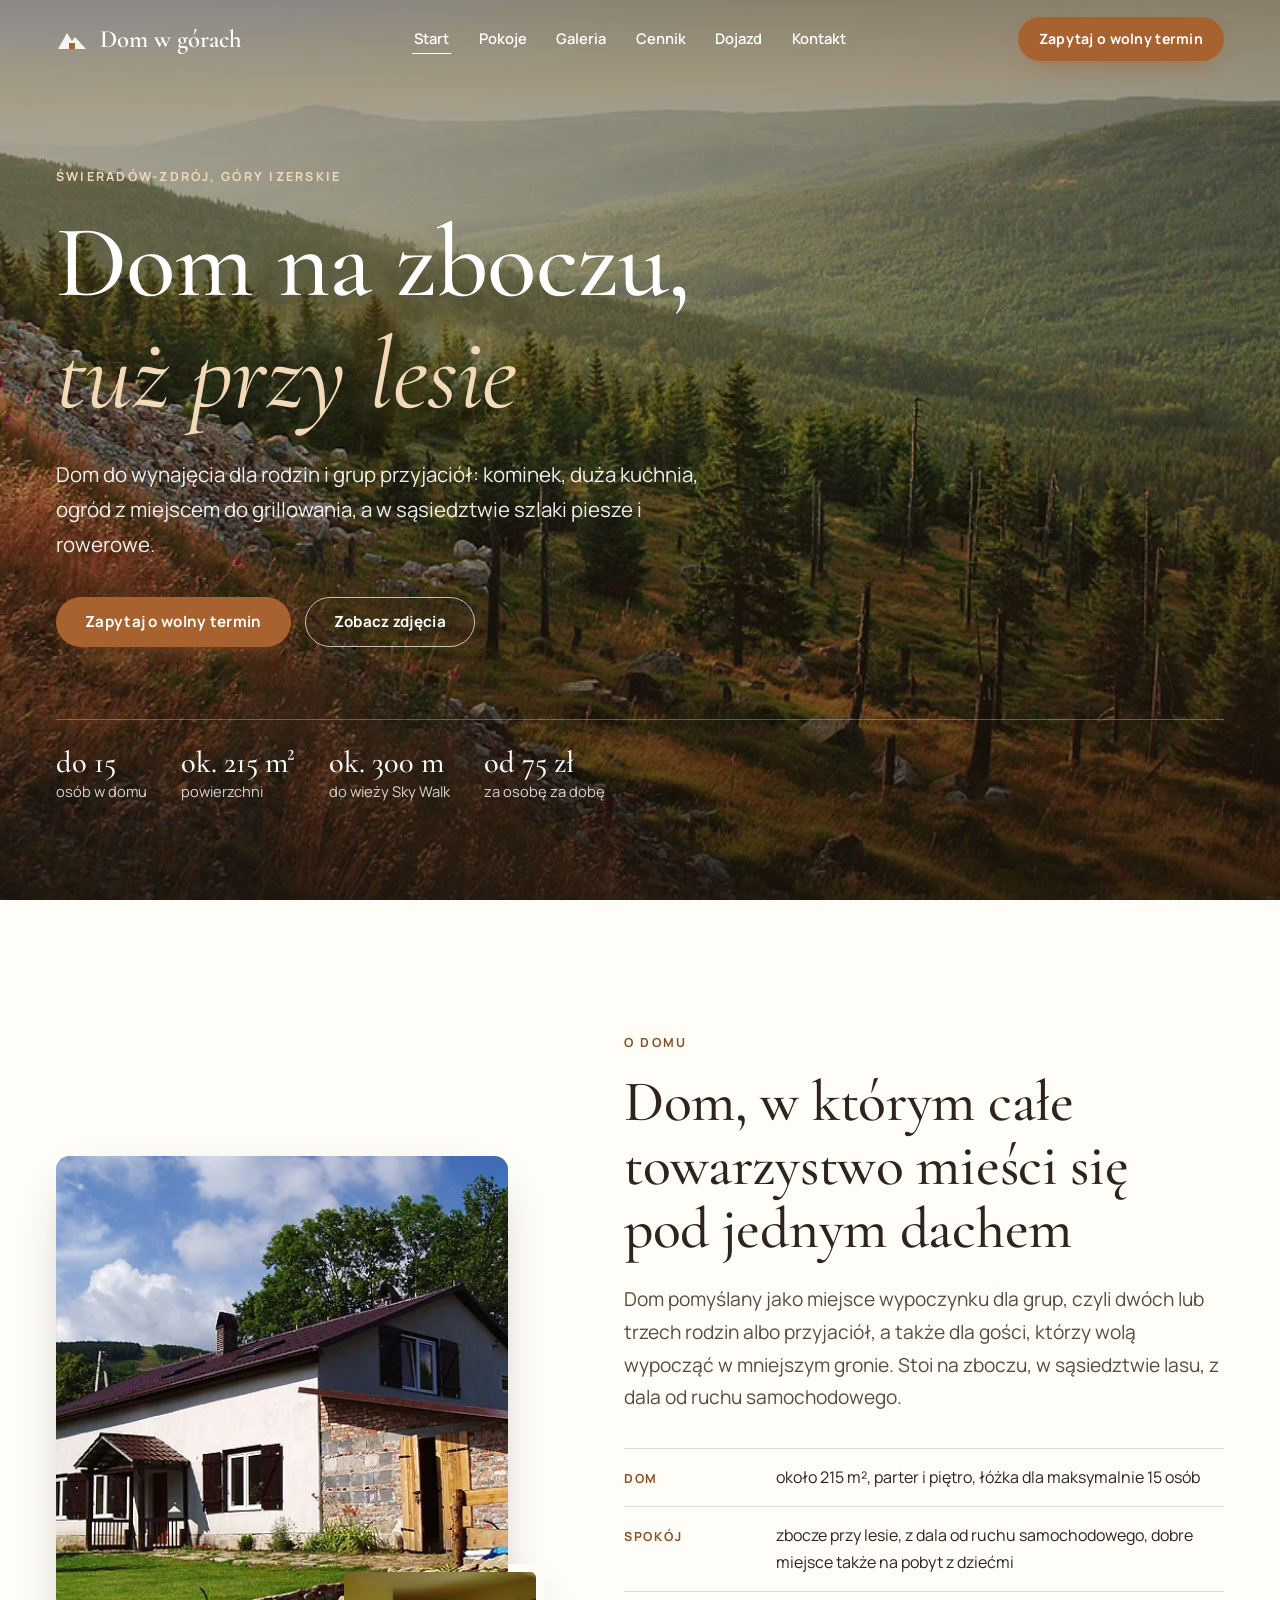
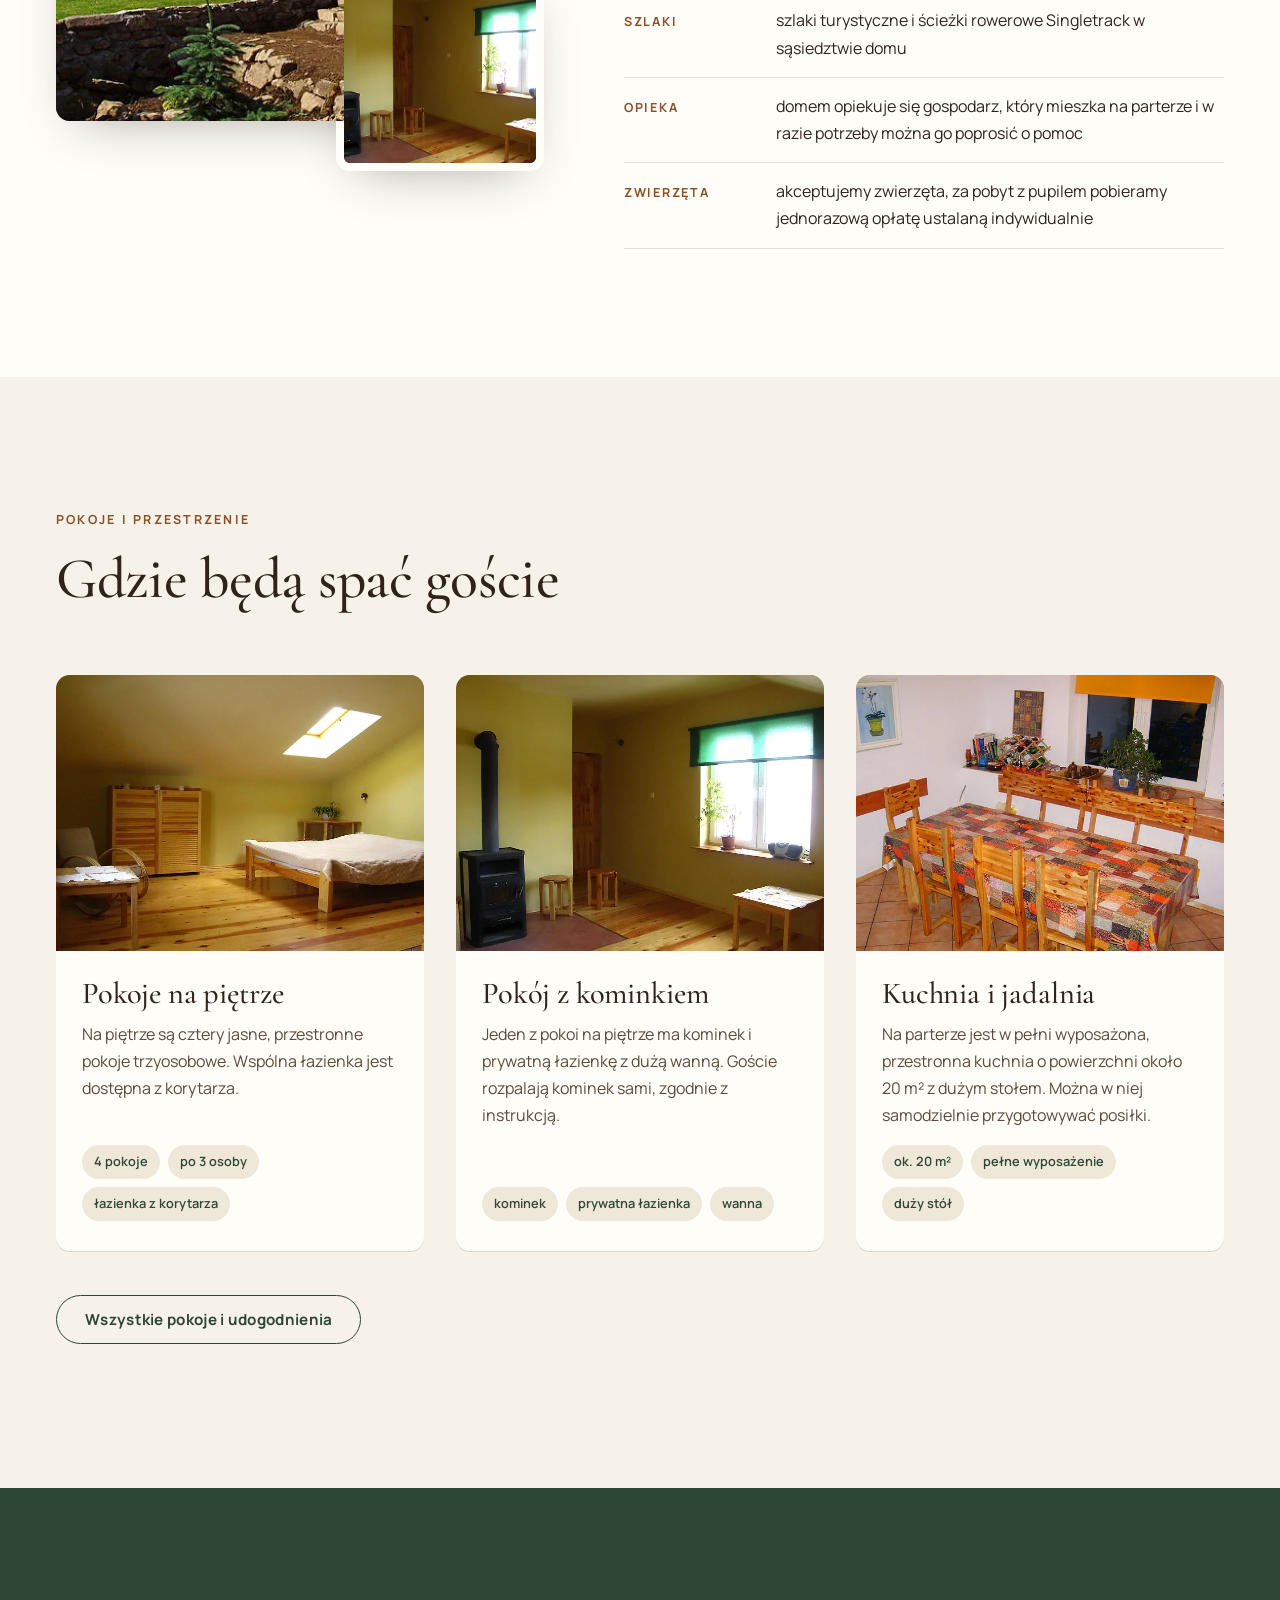
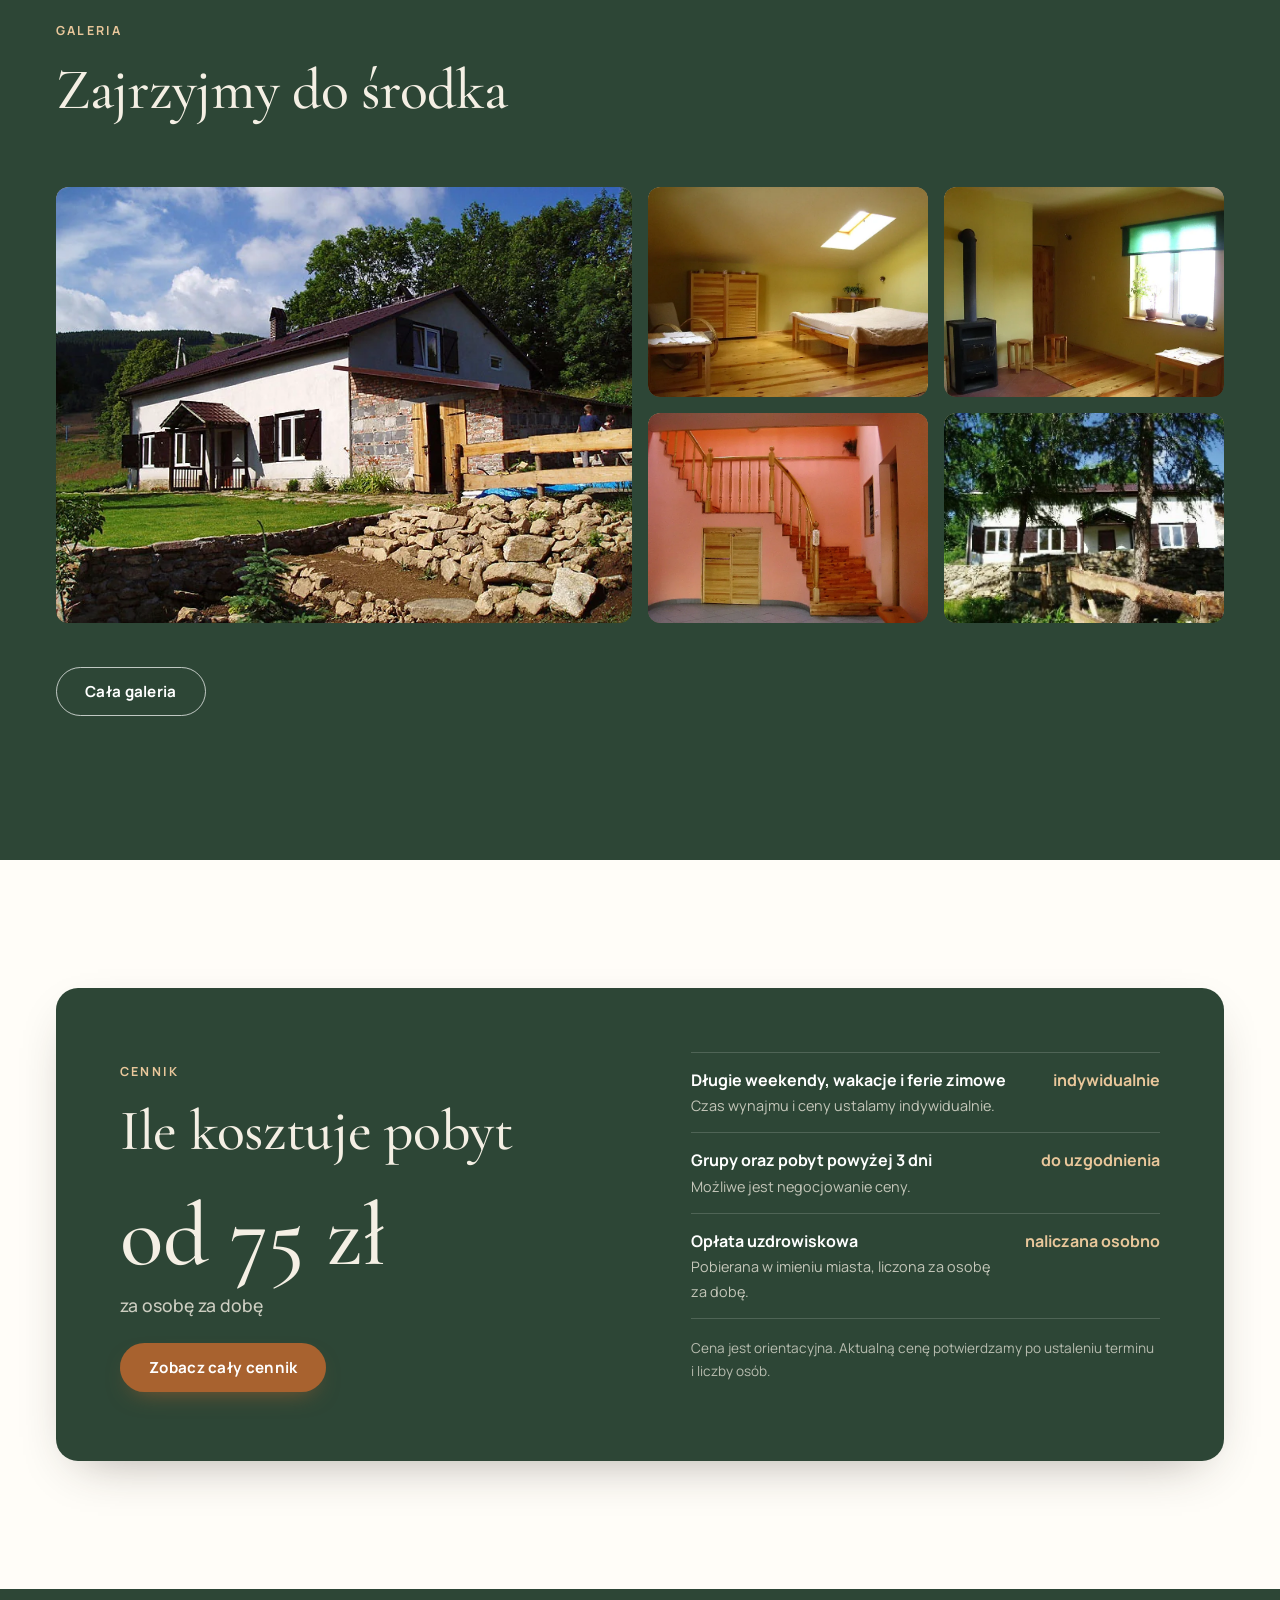
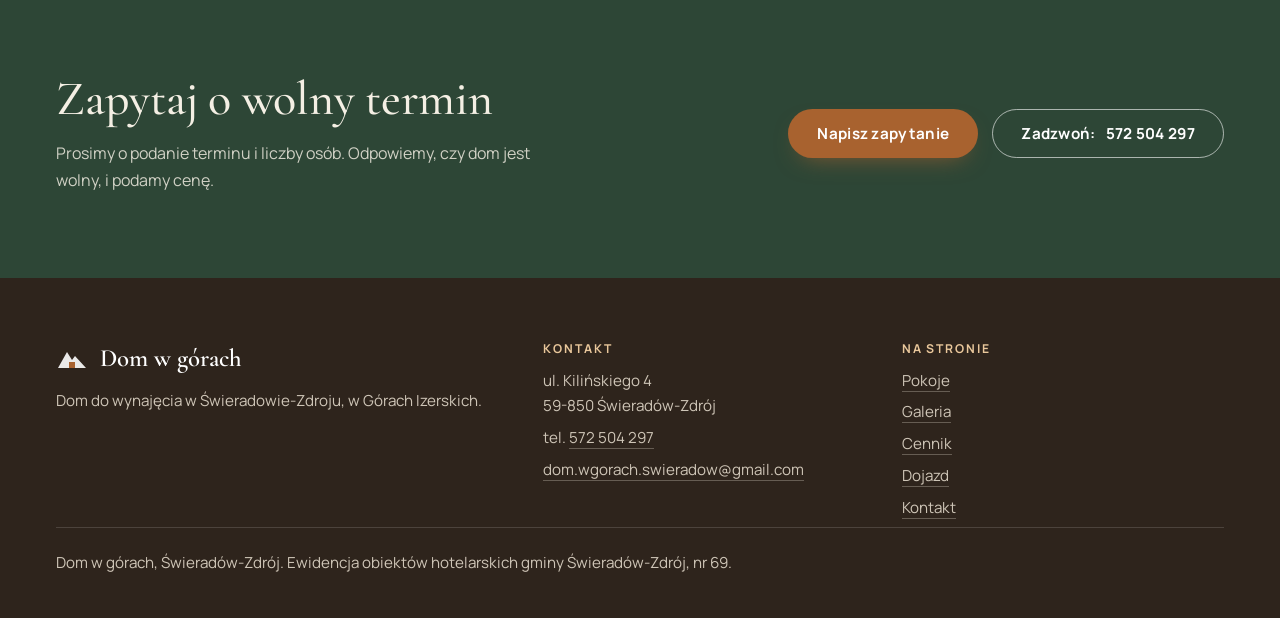
<file: index.html>
<!doctype html>
<html lang="pl">
<head>
<meta charset="utf-8">
<meta name="viewport" content="width=device-width, initial-scale=1">
<title>Dom w górach, Świeradów-Zdrój | Dom do wynajęcia w Górach Izerskich</title>
<meta name="robots" content="noindex">
<meta name="description" content="Dom w górach w Świeradowie-Zdroju: dom na zboczu, tuż przy lesie i szlakach Gór Izerskich. Do 15 osób, kominek, ogród z miejscem na grilla, parking. Zapytaj o wolny termin.">
<meta name="theme-color" content="#2d4636">
<link rel="icon" href="favicon.svg" type="image/svg+xml">
<meta property="og:type" content="website">
<meta property="og:locale" content="pl_PL">
<meta property="og:site_name" content="Dom w górach">
<meta property="og:title" content="Dom w górach, Świeradów-Zdrój">
<meta property="og:description" content="Dom w górach w Świeradowie-Zdroju: dom na zboczu, tuż przy lesie i szlakach Gór Izerskich. Do 15 osób, kominek, ogród z miejscem na grilla, parking. Zapytaj o wolny termin.">
<meta property="og:image" content="https://vasylian.com/dom-w-gorach/img/widok-wzgorza.webp">
<meta property="og:image:alt" content="Zalesione zbocza górskie w ciepłym świetle">
<meta name="twitter:card" content="summary_large_image">
<link rel="preload" href="fonts/manrope-normal-latin-ext-6d36d5.woff2" as="font" type="font/woff2" crossorigin>
<link rel="stylesheet" href="style.css">
<script type="application/ld+json">
{
  "@context": "https://schema.org",
  "@type": "LodgingBusiness",
  "name": "Dom w górach",
  "alternateName": "Pokoje gościnne Dom w górach",
  "description": "Dom do wynajęcia w Świeradowie-Zdroju: około 215 m², do 15 osób, kominek, ogród z miejscem do grillowania, parking.",
  "telephone": "+48572504297",
  "email": "dom.wgorach.swieradow@gmail.com",
  "address": {
    "@type": "PostalAddress",
    "streetAddress": "ul. Kilińskiego 4",
    "postalCode": "59-850",
    "addressLocality": "Świeradów-Zdrój",
    "addressRegion": "dolnośląskie",
    "addressCountry": "PL"
  },
  "geo": { "@type": "GeoCoordinates", "latitude": 50.89970, "longitude": 15.34099 },
  "petsAllowed": true,
  "amenityFeature": [
    { "@type": "LocationFeatureSpecification", "name": "Parking", "value": true },
    { "@type": "LocationFeatureSpecification", "name": "Kominek", "value": true },
    { "@type": "LocationFeatureSpecification", "name": "W pełni wyposażona kuchnia", "value": true },
    { "@type": "LocationFeatureSpecification", "name": "Ogród z miejscem do grillowania", "value": true }
  ]
}
</script>
</head>
<body>
<a class="skip" href="#tresc">Przejdź do treści</a>

<header class="site-header">
  <div class="wrap">
    <a class="brand" href="index.html" aria-label="Dom w górach, strona główna">
      <svg viewBox="0 0 32 32" aria-hidden="true"><path d="M2 26 11 10l5 8 3-4 11 12z" fill="currentColor" opacity=".9"/><path d="M13 26v-6h6v6z" fill="#a8622f"/></svg>
      <span>Dom w górach</span>
    </a>
    <nav class="nav" aria-label="Główna nawigacja">
      <ul><li><a href="index.html" aria-current="page">Start</a></li><li><a href="pokoje.html">Pokoje</a></li><li><a href="galeria.html">Galeria</a></li><li><a href="cennik.html">Cennik</a></li><li><a href="dojazd.html">Dojazd</a></li><li><a href="kontakt.html">Kontakt</a></li></ul>
    </nav>
    <div class="header-actions">
      <a class="btn btn-primary btn-sm header-cta" href="kontakt.html">Zapytaj o wolny termin</a>
      <button class="burger" type="button" aria-expanded="false" aria-controls="mobile-menu" aria-label="Otwórz menu"><span></span></button>
    </div>
  </div>
</header>

<div class="mobile-menu" id="mobile-menu" aria-label="Menu">
  <ul><li><a href="index.html" aria-current="page">Start</a></li><li><a href="pokoje.html">Pokoje</a></li><li><a href="galeria.html">Galeria</a></li><li><a href="cennik.html">Cennik</a></li><li><a href="dojazd.html">Dojazd</a></li><li><a href="kontakt.html">Kontakt</a></li></ul>
  <a class="btn btn-primary" href="kontakt.html">Zapytaj o wolny termin</a>
  <p class="m-contact">tel. <a href="tel:+48572504297" data-tel data-t="telefon">572 504 297</a><br><a href="mailto:dom.wgorach.swieradow@gmail.com" data-mail data-t="email">dom.wgorach.swieradow@gmail.com</a></p>
</div>

<main id="tresc">

<section class="hero" id="top" aria-labelledby="hero-h">
  <div class="hero-media" aria-hidden="true">
    <img src="img/widok-wzgorza.webp" alt="" data-img="hero_foto" data-fade fetchpriority="high" width="1000" height="572">
  </div>
  <div class="wrap hero-inner">
    <span class="eyebrow" data-t="hero_eyebrow">Świeradów-Zdrój, Góry Izerskie</span>
    <h1 id="hero-h"><span data-t="hero_title">Dom na zboczu,</span> <em data-t="hero_title_em">tuż przy lesie</em></h1>
    <p class="sub" data-t="hero_text">Dom do wynajęcia dla rodzin i grup przyjaciół: kominek, duża kuchnia, ogród z miejscem do grillowania, a w sąsiedztwie szlaki piesze i rowerowe.</p>
    <div class="hero-actions">
      <a class="btn btn-primary" href="kontakt.html">Zapytaj o wolny termin</a>
      <a class="btn btn-ghost" href="galeria.html">Zobacz zdjęcia</a>
    </div>
    <ul class="hero-facts" aria-label="Najważniejsze informacje">
      <li><b data-t="fakt1_wartosc">do 15</b><span data-t="fakt1_opis">osób w domu</span></li>
      <li><b data-t="fakt2_wartosc">ok. 215 m²</b><span data-t="fakt2_opis">powierzchni</span></li>
      <li><b data-t="fakt3_wartosc">ok. 300 m</b><span data-t="fakt3_opis">do wieży Sky Walk</span></li>
      <li><b data-price-main="price">od 75 zł</b><span data-price-main="note">za osobę za dobę</span></li>
    </ul>
  </div>
</section>

<section class="about" id="o-nas" aria-labelledby="about-h">
  <div class="wrap about-grid">
    <div class="about-media reveal">
      <div class="ph about-photo">
        <img src="img/dom-od-ogrodu.webp" alt="Dom od strony ogrodu: biały dom z kamiennym murkiem i zielonym trawnikiem" data-img="o_domu_foto" data-fade loading="lazy" width="733" height="550" style="object-position: 40% 50%">
      </div>
      <div class="ph about-photo2">
        <img src="img/pokoj-z-piecem-1.webp" alt="Pokój z piecem kominkowym i dużym oknem" data-img="o_domu_foto2" data-fade loading="lazy" width="733" height="550">
      </div>
    </div>
    <div class="reveal">
      <span class="eyebrow">O domu</span>
      <h2 class="h2" id="about-h" data-t="o_domu_tytul">Dom, w którym całe towarzystwo mieści się pod jednym dachem</h2>
      <p class="lead" style="margin-top:22px" data-t="o_domu_tekst">Dom pomyślany jako miejsce wypoczynku dla grup, czyli dwóch lub trzech rodzin albo przyjaciół, a także dla gości, którzy wolą wypocząć w mniejszym gronie. Stoi na zboczu, w sąsiedztwie lasu, z dala od ruchu samochodowego.</p>
      <ul class="facts" data-list-t="cecha" data-kind="pair"><li><b>Dom</b><span>około 215 m², parter i piętro, łóżka dla maksymalnie 15 osób</span></li><li><b>Spokój</b><span>zbocze przy lesie, z dala od ruchu samochodowego, dobre miejsce także na pobyt z dziećmi</span></li><li><b>Szlaki</b><span>szlaki turystyczne i ścieżki rowerowe Singletrack w sąsiedztwie domu</span></li><li><b>Opieka</b><span>domem opiekuje się gospodarz, który mieszka na parterze i w razie potrzeby można go poprosić o pomoc</span></li><li><b>Zwierzęta</b><span>akceptujemy zwierzęta, za pobyt z pupilem pobieramy jednorazową opłatę ustalaną indywidualnie</span></li></ul>
    </div>
  </div>
</section>

<section class="rooms" aria-labelledby="rooms-h">
  <div class="wrap">
    <div class="sec-head reveal">
      <span class="eyebrow">Pokoje i przestrzenie</span>
      <h2 class="h2" id="rooms-h">Gdzie będą spać goście</h2>
    </div>
    <div class="room-grid cols-3" data-list="rooms" data-limit="3"><article class="room-card reveal"><div class="ph"><img src="img/sypialnia-1.webp" alt="Jasna sypialnia z drewnianym łóżkiem i oknem dachowym" data-fade loading="lazy" width="728" height="550"></div><div class="room-body"><h3>Pokoje na piętrze</h3><p>Na piętrze są cztery jasne, przestronne pokoje trzyosobowe. Wspólna łazienka jest dostępna z korytarza.</p><ul class="chips"><li>4 pokoje</li><li>po 3 osoby</li><li>łazienka z korytarza</li></ul></div></article><article class="room-card reveal"><div class="ph"><img src="img/pokoj-z-piecem-1.webp" alt="Pokój z piecem kominkowym, drewnianą podłogą i dużym oknem" data-fade loading="lazy" width="733" height="550"></div><div class="room-body"><h3>Pokój z kominkiem</h3><p>Jeden z pokoi na piętrze ma kominek i prywatną łazienkę z dużą wanną. Goście rozpalają kominek sami, zgodnie z instrukcją.</p><ul class="chips"><li>kominek</li><li>prywatna łazienka</li><li>wanna</li></ul></div></article><article class="room-card reveal"><div class="ph"><img src="img/kuchnia.webp" alt="Przestronna kuchnia z dużym drewnianym stołem" data-fade loading="lazy" width="733" height="484"></div><div class="room-body"><h3>Kuchnia i jadalnia</h3><p>Na parterze jest w pełni wyposażona, przestronna kuchnia o powierzchni około 20 m² z dużym stołem. Można w niej samodzielnie przygotowywać posiłki.</p><ul class="chips"><li>ok. 20 m²</li><li>pełne wyposażenie</li><li>duży stół</li></ul></div></article></div>
    <p class="more"><a class="btn btn-line" href="pokoje.html">Wszystkie pokoje i udogodnienia</a></p>
  </div>
</section>

<section class="gallery" aria-labelledby="gal-h">
  <div class="wrap">
    <div class="sec-head reveal">
      <span class="eyebrow">Galeria</span>
      <h2 class="h2" id="gal-h">Zajrzyjmy do środka</h2>
    </div>
    <div class="g-grid" data-list="gallery" data-limit="5" data-big="1"><button class="g-item reveal big" type="button" data-lightbox data-full="img/dom-od-ogrodu.webp" data-alt="Dom od strony ogrodu"><span class="ph"><img src="img/dom-od-ogrodu.webp" alt="Dom od strony ogrodu" data-fade loading="lazy" width="733" height="550"></span></button><button class="g-item reveal" type="button" data-lightbox data-full="img/sypialnia-1.webp" data-alt="Jasna sypialnia z oknem dachowym"><span class="ph"><img src="img/sypialnia-1.webp" alt="Jasna sypialnia z oknem dachowym" data-fade loading="lazy" width="728" height="550"></span></button><button class="g-item reveal" type="button" data-lightbox data-full="img/pokoj-z-piecem-1.webp" data-alt="Pokój z piecem kominkowym"><span class="ph"><img src="img/pokoj-z-piecem-1.webp" alt="Pokój z piecem kominkowym" data-fade loading="lazy" width="733" height="550"></span></button><button class="g-item reveal" type="button" data-lightbox data-full="img/schody.webp" data-alt="Drewniane schody na piętro"><span class="ph"><img src="img/schody.webp" alt="Drewniane schody na piętro" data-fade loading="lazy" width="722" height="550"></span></button><button class="g-item reveal" type="button" data-lightbox data-full="img/dom-front.webp" data-alt="Front domu wśród drzew"><span class="ph"><img src="img/dom-front.webp" alt="Front domu wśród drzew" data-fade loading="lazy" width="580" height="435"></span></button></div>
    <p class="more"><a class="btn btn-ghost" href="galeria.html">Cała galeria</a></p>
  </div>
</section>

<section class="pricing" aria-labelledby="pr-h">
  <div class="wrap">
    <div class="price-card reveal">
      <div>
        <span class="eyebrow">Cennik</span>
        <h2 class="h2" id="pr-h">Ile kosztuje pobyt</h2>
        <p class="price-big" style="margin-top:28px"><span data-price-main="price">od 75 zł</span><small data-price-main="note">za osobę za dobę</small></p>
        <a class="btn btn-primary" href="cennik.html" style="margin-top:28px">Zobacz cały cennik</a>
      </div>
      <div>
        <ul class="price-list" data-list="cennik" data-limit="3"><li><span class="pl-main"><b>Długie weekendy, wakacje i ferie zimowe</b><span>Czas wynajmu i ceny ustalamy indywidualnie.</span></span><span class="pl-price">indywidualnie</span></li><li><span class="pl-main"><b>Grupy oraz pobyt powyżej 3 dni</b><span>Możliwe jest negocjowanie ceny.</span></span><span class="pl-price">do uzgodnienia</span></li><li><span class="pl-main"><b>Opłata uzdrowiskowa</b><span>Pobierana w imieniu miasta, liczona za osobę za dobę.</span></span><span class="pl-price">naliczana osobno</span></li></ul>
        <p class="price-foot" data-t="cennik_uwaga">Cena jest orientacyjna. Aktualną cenę potwierdzamy po ustaleniu terminu i liczby osób.</p>
      </div>
    </div>
  </div>
</section>
<section class="cta-band" aria-labelledby="cta-h">
  <div class="wrap cta-inner">
    <div>
      <h2 class="h2" id="cta-h">Zapytaj o wolny termin</h2>
      <p>Prosimy o podanie terminu i liczby osób. Odpowiemy, czy dom jest wolny, i podamy cenę.</p>
    </div>
    <div class="cta-actions">
      <a class="btn btn-primary" href="kontakt.html">Napisz zapytanie</a>
      <a class="btn btn-ghost" href="tel:+48572504297" data-tel>Zadzwoń: <span data-t="telefon">572 504 297</span></a>
    </div>
  </div>
</section>
</main>

<footer class="footer">
  <div class="wrap">
    <div class="f-grid">
      <div>
        <a class="brand" href="index.html"><svg viewBox="0 0 32 32" aria-hidden="true"><path d="M2 26 11 10l5 8 3-4 11 12z" fill="currentColor" opacity=".9"/><path d="M13 26v-6h6v6z" fill="#a8622f"/></svg><span>Dom w górach</span></a>
        <p data-t="stopka_opis">Dom do wynajęcia w Świeradowie-Zdroju, w Górach Izerskich.</p>
      </div>
      <div>
        <h3>Kontakt</h3>
        <p><span data-t="adres_ulica">ul. Kilińskiego 4</span><br><span data-t="adres_miasto">59-850 Świeradów-Zdrój</span></p>
        <p>tel. <a href="tel:+48572504297" data-tel data-t="telefon">572 504 297</a></p>
        <p><a href="mailto:dom.wgorach.swieradow@gmail.com" data-mail data-t="email">dom.wgorach.swieradow@gmail.com</a></p>
      </div>
      <div>
        <h3>Na stronie</h3>
        <ul><li><a href="pokoje.html">Pokoje</a></li><li><a href="galeria.html">Galeria</a></li><li><a href="cennik.html">Cennik</a></li><li><a href="dojazd.html">Dojazd</a></li><li><a href="kontakt.html">Kontakt</a></li></ul>
      </div>
    </div>
    <p class="f-bottom" data-t="stopka_ewidencja">Dom w górach, Świeradów-Zdrój. Ewidencja obiektów hotelarskich gminy Świeradów-Zdrój, nr 69.</p>
  </div>
</footer>

<div class="lightbox" id="lightbox" role="dialog" aria-modal="true" aria-label="Podgląd zdjęcia" aria-hidden="true">
  <button class="lb-btn lb-close" type="button" aria-label="Zamknij podgląd">&times;</button>
  <button class="lb-btn lb-prev" type="button" aria-label="Poprzednie zdjęcie">&#8249;</button>
  <figure><img alt=""><figcaption></figcaption></figure>
  <button class="lb-btn lb-next" type="button" aria-label="Następne zdjęcie">&#8250;</button>
  <div class="lb-count" aria-hidden="true"></div>
</div>

<script src="script.js" defer></script>
<script src="content.js" defer></script>
</body>
</html>
</file>
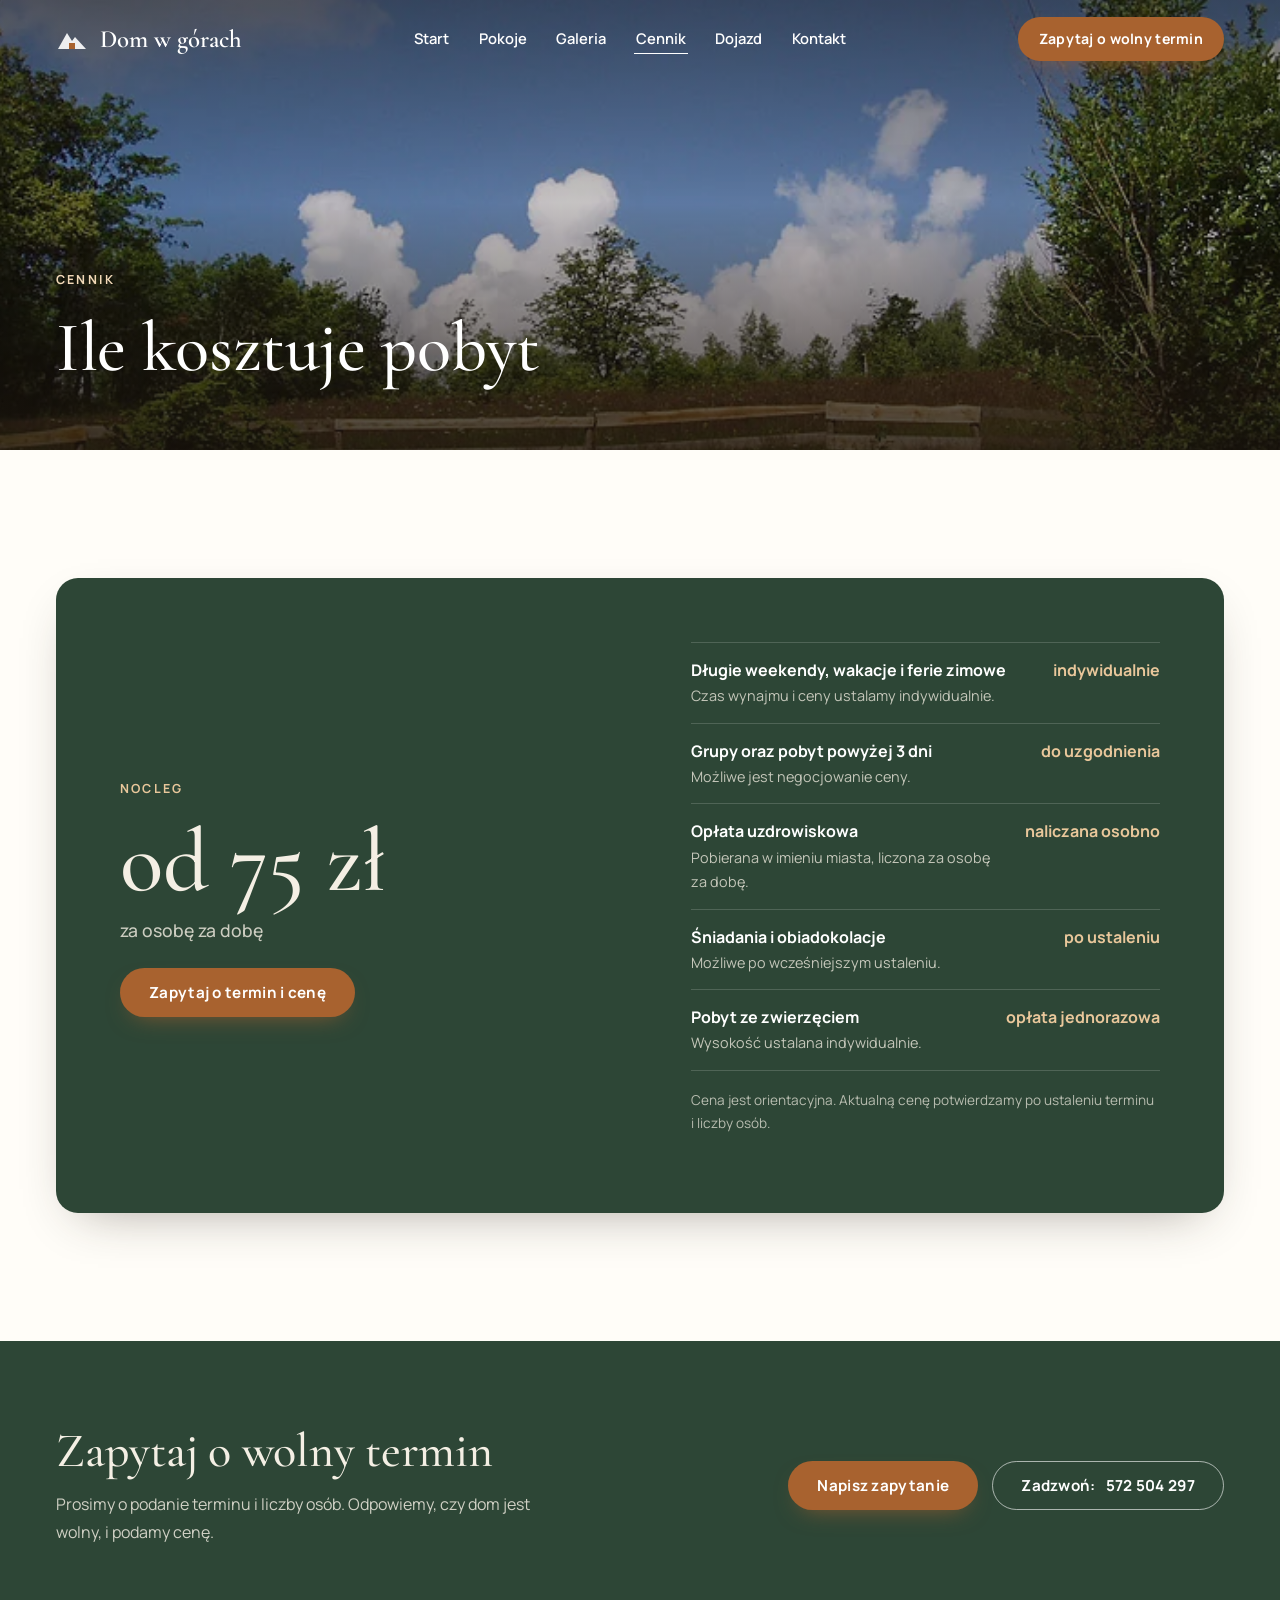
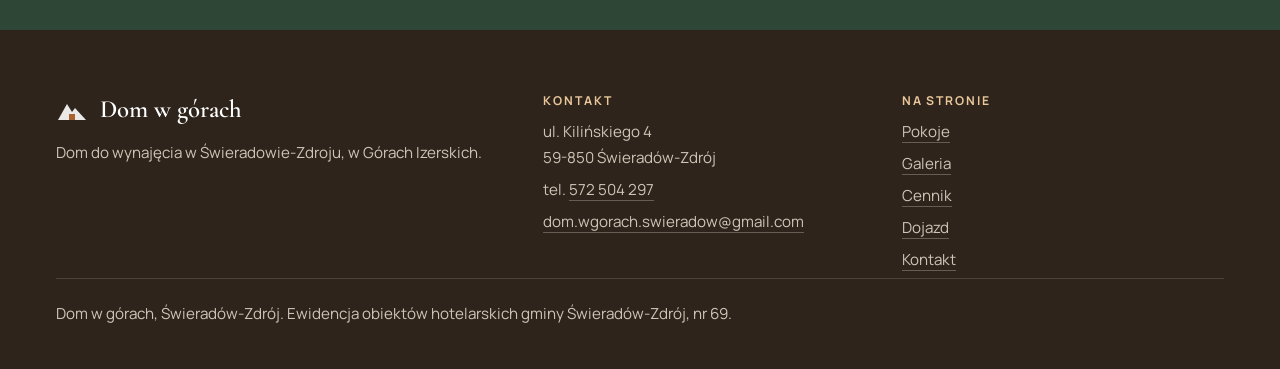
<file: cennik.html>
<!doctype html>
<html lang="pl">
<head>
<meta charset="utf-8">
<meta name="viewport" content="width=device-width, initial-scale=1">
<title>Cennik | Dom w górach, Świeradów-Zdrój</title>
<meta name="robots" content="noindex">
<meta name="description" content="Cennik pobytu w domu Dom w górach w Świeradowie-Zdroju: od 75 zł za osobę za dobę. Cena orientacyjna, aktualną potwierdzamy po ustaleniu terminu i liczby osób.">
<meta name="theme-color" content="#2d4636">
<link rel="icon" href="favicon.svg" type="image/svg+xml">
<meta property="og:type" content="website">
<meta property="og:locale" content="pl_PL">
<meta property="og:site_name" content="Dom w górach">
<meta property="og:title" content="Cennik">
<meta property="og:description" content="Cennik pobytu w domu Dom w górach w Świeradowie-Zdroju: od 75 zł za osobę za dobę. Cena orientacyjna, aktualną potwierdzamy po ustaleniu terminu i liczby osób.">
<meta property="og:image" content="https://vasylian.com/dom-w-gorach/img/widok-wzgorza.webp">
<meta property="og:image:alt" content="Zalesione zbocza górskie w ciepłym świetle">
<meta name="twitter:card" content="summary_large_image">
<link rel="preload" href="fonts/manrope-normal-latin-ext-6d36d5.woff2" as="font" type="font/woff2" crossorigin>
<link rel="stylesheet" href="style.css">
</head>
<body>
<a class="skip" href="#tresc">Przejdź do treści</a>

<header class="site-header">
  <div class="wrap">
    <a class="brand" href="index.html" aria-label="Dom w górach, strona główna">
      <svg viewBox="0 0 32 32" aria-hidden="true"><path d="M2 26 11 10l5 8 3-4 11 12z" fill="currentColor" opacity=".9"/><path d="M13 26v-6h6v6z" fill="#a8622f"/></svg>
      <span>Dom w górach</span>
    </a>
    <nav class="nav" aria-label="Główna nawigacja">
      <ul><li><a href="index.html">Start</a></li><li><a href="pokoje.html">Pokoje</a></li><li><a href="galeria.html">Galeria</a></li><li><a href="cennik.html" aria-current="page">Cennik</a></li><li><a href="dojazd.html">Dojazd</a></li><li><a href="kontakt.html">Kontakt</a></li></ul>
    </nav>
    <div class="header-actions">
      <a class="btn btn-primary btn-sm header-cta" href="kontakt.html">Zapytaj o wolny termin</a>
      <button class="burger" type="button" aria-expanded="false" aria-controls="mobile-menu" aria-label="Otwórz menu"><span></span></button>
    </div>
  </div>
</header>

<div class="mobile-menu" id="mobile-menu" aria-label="Menu">
  <ul><li><a href="index.html">Start</a></li><li><a href="pokoje.html">Pokoje</a></li><li><a href="galeria.html">Galeria</a></li><li><a href="cennik.html" aria-current="page">Cennik</a></li><li><a href="dojazd.html">Dojazd</a></li><li><a href="kontakt.html">Kontakt</a></li></ul>
  <a class="btn btn-primary" href="kontakt.html">Zapytaj o wolny termin</a>
  <p class="m-contact">tel. <a href="tel:+48572504297" data-tel data-t="telefon">572 504 297</a><br><a href="mailto:dom.wgorach.swieradow@gmail.com" data-mail data-t="email">dom.wgorach.swieradow@gmail.com</a></p>
</div>

<main id="tresc">
<section class="hero hero-page" id="top" aria-labelledby="hero-h">
  <div class="hero-media" aria-hidden="true">
    <img src="img/laka-latem.webp" alt="" data-fade data-banner fetchpriority="high" width="733" height="550" style="object-position:center 60%">
  </div>
  <div class="wrap hero-inner">
    <span class="eyebrow">Cennik</span>
    <h1 data-t="cennik_tytul" id="hero-h">Ile kosztuje pobyt</h1>
    
  </div>
</section>

<section class="pricing" id="cennik" aria-labelledby="pr-h">
  <div class="wrap">
    <h2 class="visually-hidden" id="pr-h">Ceny</h2>
    <div class="price-card reveal">
      <div>
        <span class="eyebrow" data-price-main="item">Nocleg</span>
        <p class="price-big"><span data-price-main="price">od 75 zł</span><small data-price-main="note">za osobę za dobę</small></p>
        <a class="btn btn-primary" href="kontakt.html" style="margin-top:28px">Zapytaj o termin i cenę</a>
      </div>
      <div>
        <ul class="price-list" data-list="cennik"><li><span class="pl-main"><b>Długie weekendy, wakacje i ferie zimowe</b><span>Czas wynajmu i ceny ustalamy indywidualnie.</span></span><span class="pl-price">indywidualnie</span></li><li><span class="pl-main"><b>Grupy oraz pobyt powyżej 3 dni</b><span>Możliwe jest negocjowanie ceny.</span></span><span class="pl-price">do uzgodnienia</span></li><li><span class="pl-main"><b>Opłata uzdrowiskowa</b><span>Pobierana w imieniu miasta, liczona za osobę za dobę.</span></span><span class="pl-price">naliczana osobno</span></li><li><span class="pl-main"><b>Śniadania i obiadokolacje</b><span>Możliwe po wcześniejszym ustaleniu.</span></span><span class="pl-price">po ustaleniu</span></li><li><span class="pl-main"><b>Pobyt ze zwierzęciem</b><span>Wysokość ustalana indywidualnie.</span></span><span class="pl-price">opłata jednorazowa</span></li></ul>
        <p class="price-foot" data-t="cennik_uwaga">Cena jest orientacyjna. Aktualną cenę potwierdzamy po ustaleniu terminu i liczby osób.</p>
      </div>
    </div>
  </div>
</section>
<section class="cta-band" aria-labelledby="cta-h">
  <div class="wrap cta-inner">
    <div>
      <h2 class="h2" id="cta-h">Zapytaj o wolny termin</h2>
      <p>Prosimy o podanie terminu i liczby osób. Odpowiemy, czy dom jest wolny, i podamy cenę.</p>
    </div>
    <div class="cta-actions">
      <a class="btn btn-primary" href="kontakt.html">Napisz zapytanie</a>
      <a class="btn btn-ghost" href="tel:+48572504297" data-tel>Zadzwoń: <span data-t="telefon">572 504 297</span></a>
    </div>
  </div>
</section>
</main>

<footer class="footer">
  <div class="wrap">
    <div class="f-grid">
      <div>
        <a class="brand" href="index.html"><svg viewBox="0 0 32 32" aria-hidden="true"><path d="M2 26 11 10l5 8 3-4 11 12z" fill="currentColor" opacity=".9"/><path d="M13 26v-6h6v6z" fill="#a8622f"/></svg><span>Dom w górach</span></a>
        <p data-t="stopka_opis">Dom do wynajęcia w Świeradowie-Zdroju, w Górach Izerskich.</p>
      </div>
      <div>
        <h3>Kontakt</h3>
        <p><span data-t="adres_ulica">ul. Kilińskiego 4</span><br><span data-t="adres_miasto">59-850 Świeradów-Zdrój</span></p>
        <p>tel. <a href="tel:+48572504297" data-tel data-t="telefon">572 504 297</a></p>
        <p><a href="mailto:dom.wgorach.swieradow@gmail.com" data-mail data-t="email">dom.wgorach.swieradow@gmail.com</a></p>
      </div>
      <div>
        <h3>Na stronie</h3>
        <ul><li><a href="pokoje.html">Pokoje</a></li><li><a href="galeria.html">Galeria</a></li><li><a href="cennik.html">Cennik</a></li><li><a href="dojazd.html">Dojazd</a></li><li><a href="kontakt.html">Kontakt</a></li></ul>
      </div>
    </div>
    <p class="f-bottom" data-t="stopka_ewidencja">Dom w górach, Świeradów-Zdrój. Ewidencja obiektów hotelarskich gminy Świeradów-Zdrój, nr 69.</p>
  </div>
</footer>

<script src="script.js" defer></script>
<script src="content.js" defer></script>
</body>
</html>
</file>
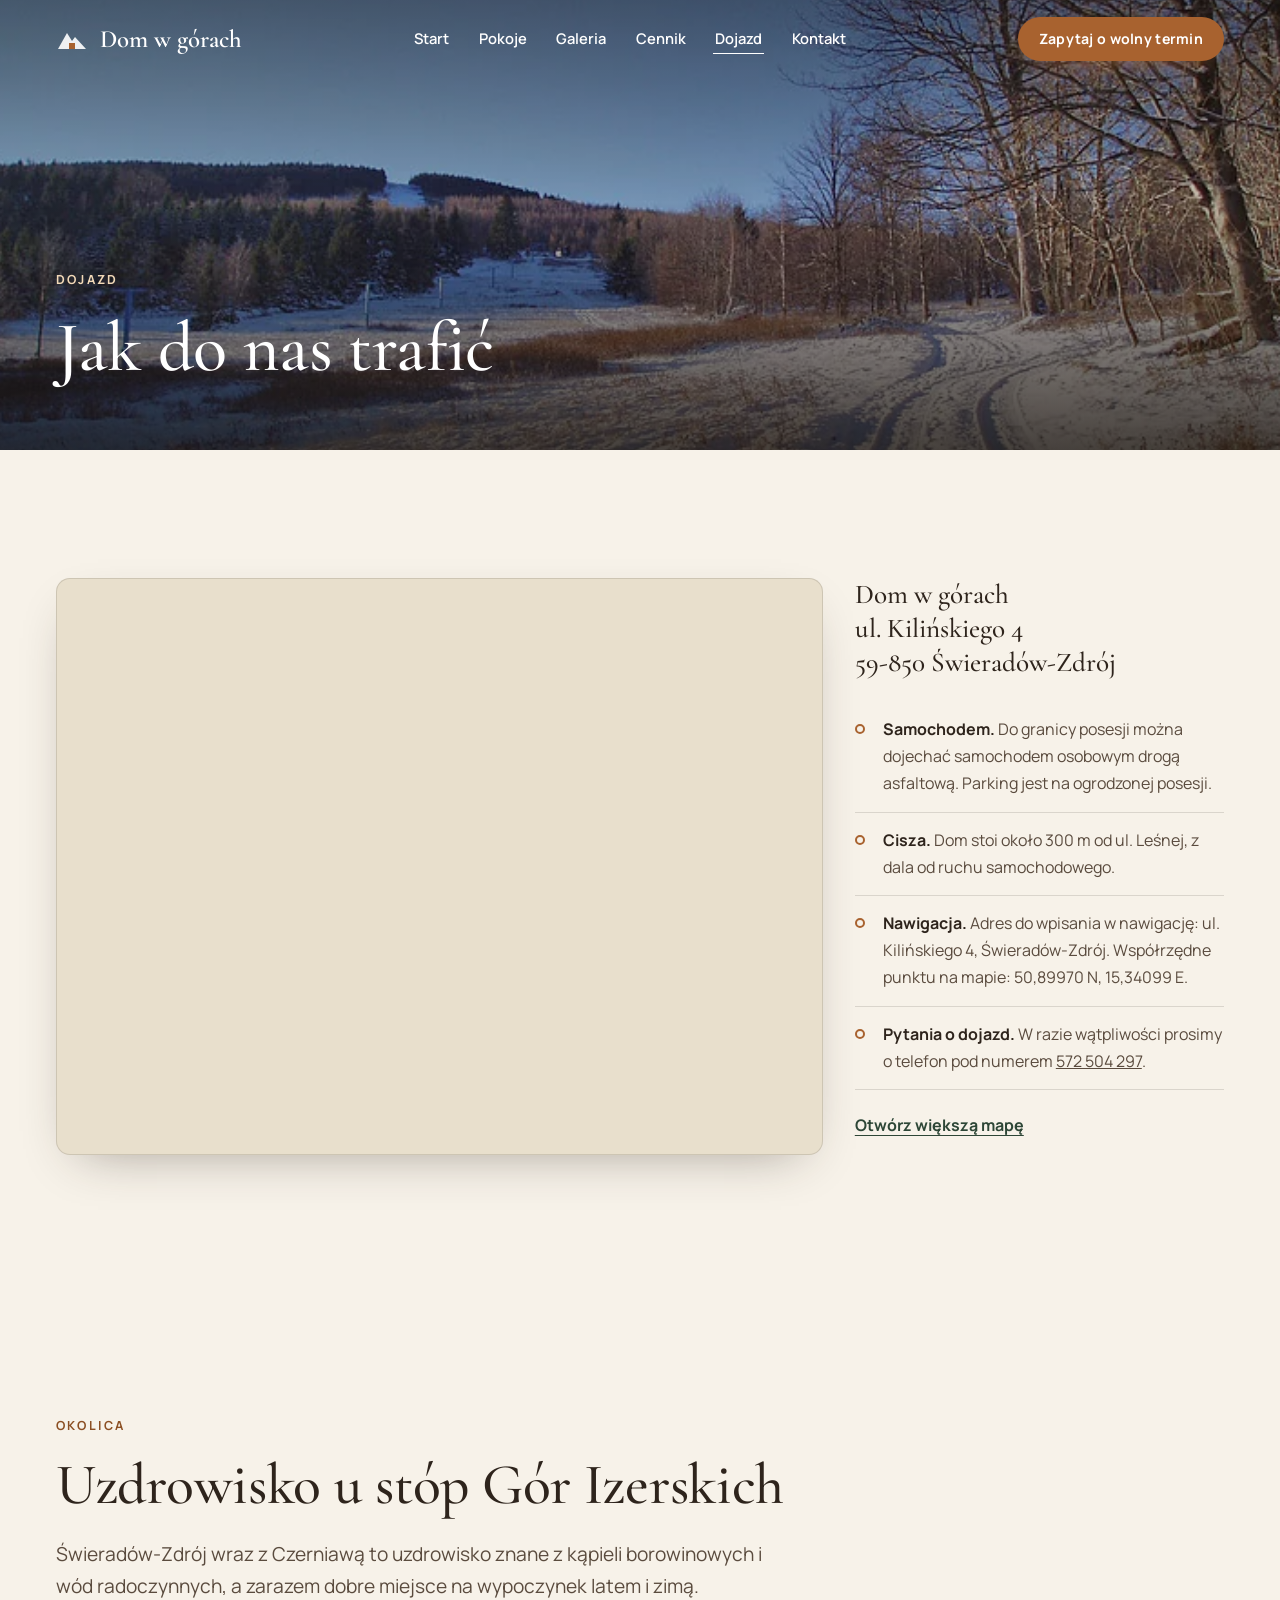
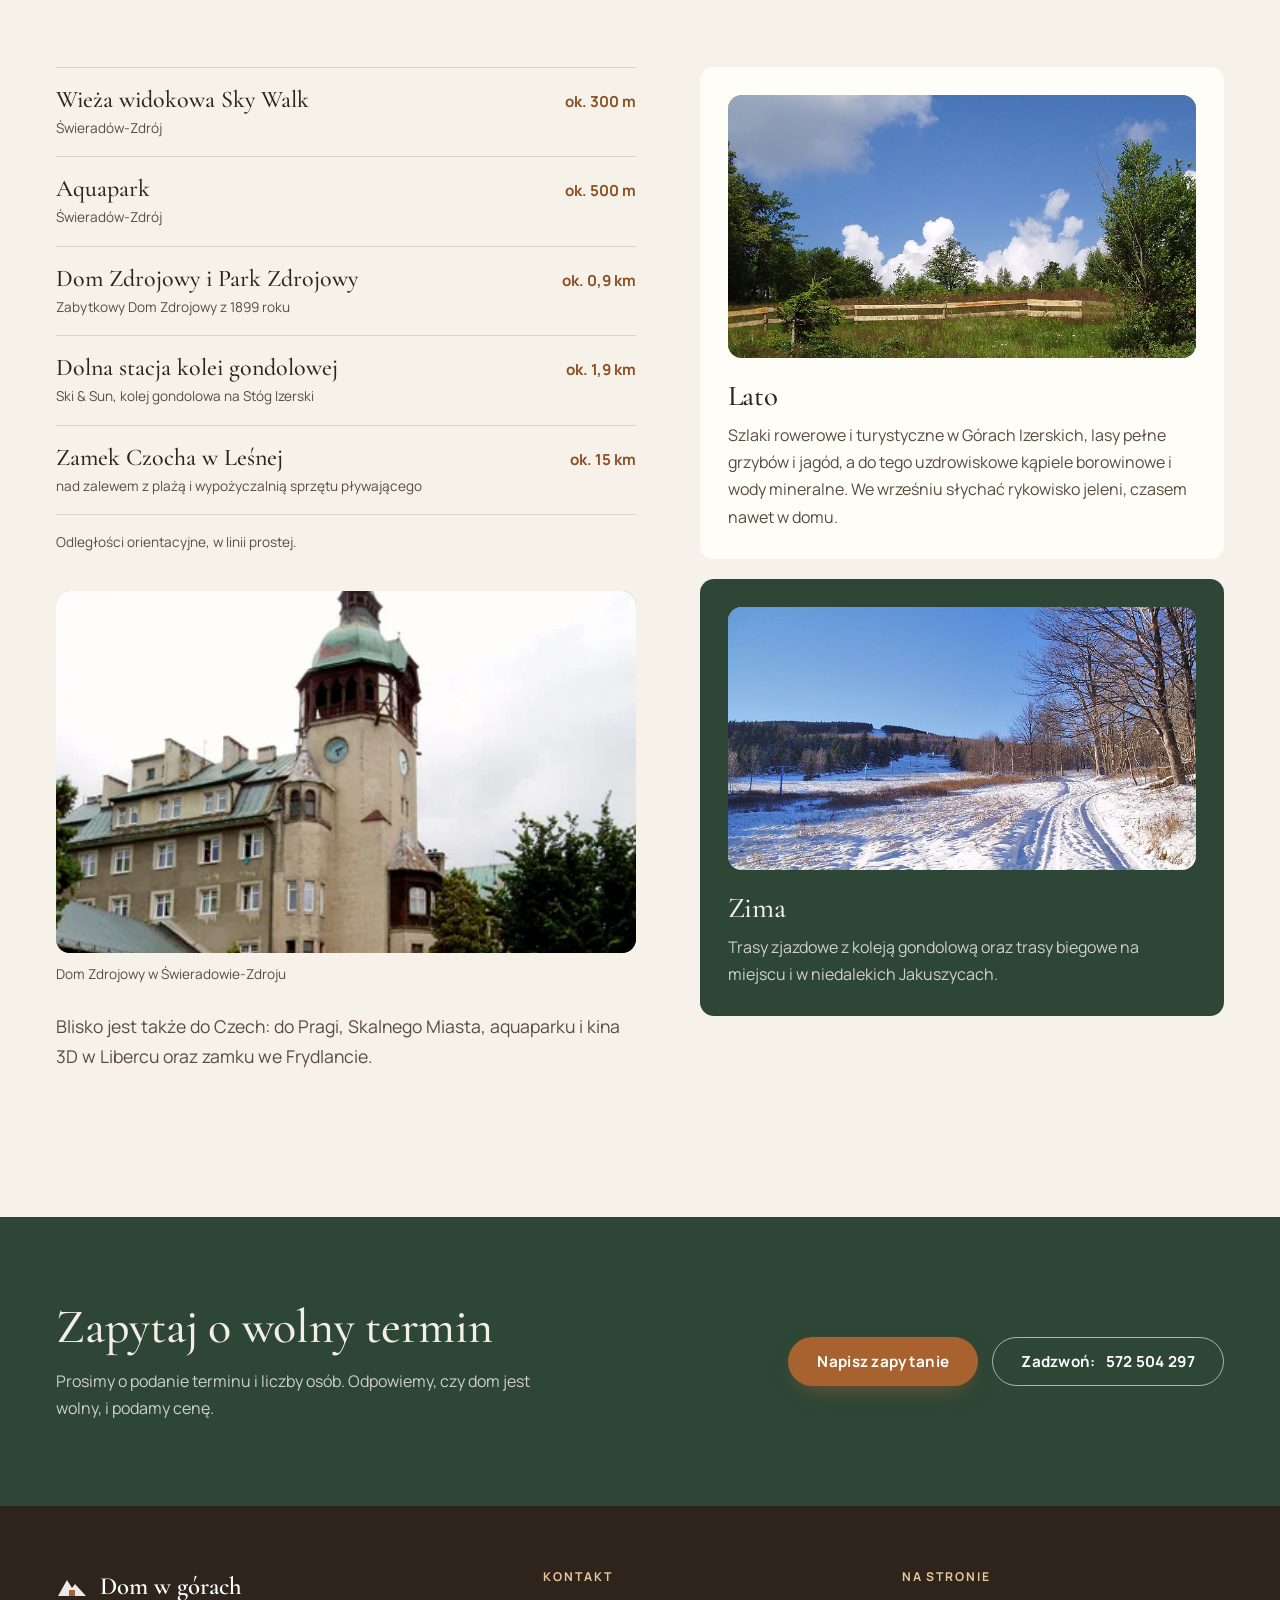
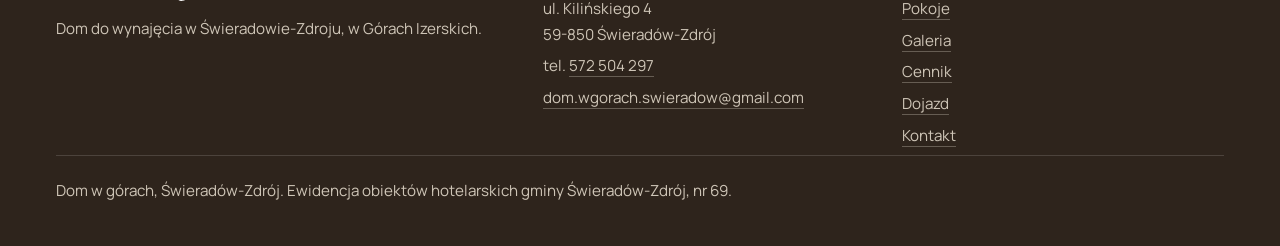
<file: dojazd.html>
<!doctype html>
<html lang="pl">
<head>
<meta charset="utf-8">
<meta name="viewport" content="width=device-width, initial-scale=1">
<title>Dojazd i okolica | Dom w górach, Świeradów-Zdrój</title>
<meta name="robots" content="noindex">
<meta name="description" content="Jak dojechać do domu Dom w górach przy ul. Kilińskiego 4 w Świeradowie-Zdroju. Mapa, wskazówki dojazdu i atrakcje w okolicy.">
<meta name="theme-color" content="#2d4636">
<link rel="icon" href="favicon.svg" type="image/svg+xml">
<meta property="og:type" content="website">
<meta property="og:locale" content="pl_PL">
<meta property="og:site_name" content="Dom w górach">
<meta property="og:title" content="Dojazd i okolica">
<meta property="og:description" content="Jak dojechać do domu Dom w górach przy ul. Kilińskiego 4 w Świeradowie-Zdroju. Mapa, wskazówki dojazdu i atrakcje w okolicy.">
<meta property="og:image" content="https://vasylian.com/dom-w-gorach/img/widok-wzgorza.webp">
<meta property="og:image:alt" content="Zalesione zbocza górskie w ciepłym świetle">
<meta name="twitter:card" content="summary_large_image">
<link rel="preload" href="fonts/manrope-normal-latin-ext-6d36d5.woff2" as="font" type="font/woff2" crossorigin>
<link rel="stylesheet" href="style.css">
</head>
<body>
<a class="skip" href="#tresc">Przejdź do treści</a>

<header class="site-header">
  <div class="wrap">
    <a class="brand" href="index.html" aria-label="Dom w górach, strona główna">
      <svg viewBox="0 0 32 32" aria-hidden="true"><path d="M2 26 11 10l5 8 3-4 11 12z" fill="currentColor" opacity=".9"/><path d="M13 26v-6h6v6z" fill="#a8622f"/></svg>
      <span>Dom w górach</span>
    </a>
    <nav class="nav" aria-label="Główna nawigacja">
      <ul><li><a href="index.html">Start</a></li><li><a href="pokoje.html">Pokoje</a></li><li><a href="galeria.html">Galeria</a></li><li><a href="cennik.html">Cennik</a></li><li><a href="dojazd.html" aria-current="page">Dojazd</a></li><li><a href="kontakt.html">Kontakt</a></li></ul>
    </nav>
    <div class="header-actions">
      <a class="btn btn-primary btn-sm header-cta" href="kontakt.html">Zapytaj o wolny termin</a>
      <button class="burger" type="button" aria-expanded="false" aria-controls="mobile-menu" aria-label="Otwórz menu"><span></span></button>
    </div>
  </div>
</header>

<div class="mobile-menu" id="mobile-menu" aria-label="Menu">
  <ul><li><a href="index.html">Start</a></li><li><a href="pokoje.html">Pokoje</a></li><li><a href="galeria.html">Galeria</a></li><li><a href="cennik.html">Cennik</a></li><li><a href="dojazd.html" aria-current="page">Dojazd</a></li><li><a href="kontakt.html">Kontakt</a></li></ul>
  <a class="btn btn-primary" href="kontakt.html">Zapytaj o wolny termin</a>
  <p class="m-contact">tel. <a href="tel:+48572504297" data-tel data-t="telefon">572 504 297</a><br><a href="mailto:dom.wgorach.swieradow@gmail.com" data-mail data-t="email">dom.wgorach.swieradow@gmail.com</a></p>
</div>

<main id="tresc">
<section class="hero hero-page" id="top" aria-labelledby="hero-h">
  <div class="hero-media" aria-hidden="true">
    <img src="img/zima-droga.webp" alt="" data-fade data-banner fetchpriority="high" width="733" height="550" style="object-position:center 55%">
  </div>
  <div class="wrap hero-inner">
    <span class="eyebrow">Dojazd</span>
    <h1 data-t="dojazd_tytul" id="hero-h">Jak do nas trafić</h1>
    
  </div>
</section>

<section class="access" id="dojazd" aria-labelledby="ac-h">
  <div class="wrap">
    <h2 class="visually-hidden" id="ac-h">Mapa i dojazd</h2>
    <div class="access-grid">
      <div class="map reveal">
        <iframe title="Mapa OpenStreetMap z lokalizacją Dom w górach, ul. Kilińskiego 4, Świeradów-Zdrój" loading="lazy" referrerpolicy="no-referrer-when-downgrade"
          src="https://www.openstreetmap.org/export/embed.html?bbox=15.3299%2C50.8947%2C15.3521%2C50.9047&amp;layer=mapnik&amp;marker=50.89970%2C15.34099"></iframe>
      </div>
      <div class="reveal">
        <p class="addr">Dom w górach<br><span data-t="adres_ulica">ul. Kilińskiego 4</span><br><span data-t="adres_miasto">59-850 Świeradów-Zdrój</span></p>
        <ul class="how" data-list-t="dojazd" data-kind="how"><li><b>Samochodem.</b> Do granicy posesji można dojechać samochodem osobowym drogą asfaltową. Parking jest na ogrodzonej posesji.</li><li><b>Cisza.</b> Dom stoi około 300 m od ul. Leśnej, z dala od ruchu samochodowego.</li><li><b>Nawigacja.</b> Adres do wpisania w nawigację: ul. Kilińskiego 4, Świeradów-Zdrój. Współrzędne punktu na mapie: 50,89970 N, 15,34099 E.</li></ul>
        <ul class="how how-static"><li><b>Pytania o dojazd.</b> W razie wątpliwości prosimy o telefon pod numerem <a href="tel:+48572504297" data-tel data-t="telefon">572 504 297</a>.</li></ul>
        <p style="margin-top:22px"><a class="text-link" href="https://www.openstreetmap.org/?mlat=50.89970&amp;mlon=15.34099#map=16/50.89970/15.34099" target="_blank" rel="noopener">Otwórz większą mapę</a></p>
      </div>
    </div>
  </div>
</section>

<section class="around" id="okolica" aria-labelledby="ar-h">
  <div class="wrap">
    <div class="sec-head reveal">
      <span class="eyebrow">Okolica</span>
      <h2 class="h2" id="ar-h" data-t="okolica_tytul">Uzdrowisko u stóp Gór Izerskich</h2>
      <p class="lead" data-t="okolica_tekst">Świeradów-Zdrój wraz z Czerniawą to uzdrowisko znane z kąpieli borowinowych i wód radoczynnych, a zarazem dobre miejsce na wypoczynek latem i zimą.</p>
    </div>
    <div class="around-grid">
      <div class="reveal">
        <ul class="dist" data-list-t="odleglosc" data-kind="dist"><li><span class="name">Wieża widokowa Sky Walk<small>Świeradów-Zdrój</small></span><span class="km">ok. 300 m</span></li><li><span class="name">Aquapark<small>Świeradów-Zdrój</small></span><span class="km">ok. 500 m</span></li><li><span class="name">Dom Zdrojowy i Park Zdrojowy<small>Zabytkowy Dom Zdrojowy z 1899 roku</small></span><span class="km">ok. 0,9 km</span></li><li><span class="name">Dolna stacja kolei gondolowej<small>Ski &amp; Sun, kolej gondolowa na Stóg Izerski</small></span><span class="km">ok. 1,9 km</span></li><li><span class="name">Zamek Czocha w Leśnej<small>nad zalewem z plażą i wypożyczalnią sprzętu pływającego</small></span><span class="km">ok. 15 km</span></li></ul>
        <p class="dist-note" data-t="odleglosci_uwaga">Odległości orientacyjne, w linii prostej.</p>
        <figure class="zdroj">
          <div class="ph" style="aspect-ratio:16/10"><img src="img/dom-zdrojowy.webp" alt="Dom Zdrojowy w Świeradowie-Zdroju z wieżą zegarową" data-img="zdrojowy_foto" data-fade loading="lazy" width="413" height="550" style="object-position:50% 22%"></div>
          <figcaption data-t="zdrojowy_podpis">Dom Zdrojowy w Świeradowie-Zdroju</figcaption>
        </figure>
        <p class="czech" data-t="czechy">Blisko jest także do Czech: do Pragi, Skalnego Miasta, aquaparku i kina 3D w Libercu oraz zamku we Frydlancie.</p>
      </div>
      <div class="seasons">
        <article class="season reveal">
          <div class="ph" style="aspect-ratio:16/9;margin-bottom:22px"><img src="img/laka-latem.webp" alt="Łąka z drewnianym płotem i lasem w tle" data-img="lato_foto" data-fade loading="lazy" width="733" height="550" style="object-position:50% 60%"></div>
          <h3>Lato</h3>
          <p data-t="lato_tekst">Szlaki rowerowe i turystyczne w Górach Izerskich, lasy pełne grzybów i jagód, a do tego uzdrowiskowe kąpiele borowinowe i wody mineralne. We wrześniu słychać rykowisko jeleni, czasem nawet w domu.</p>
        </article>
        <article class="season winter reveal">
          <div class="ph" style="aspect-ratio:16/9;margin-bottom:22px"><img src="img/zima-droga.webp" alt="Zimowa droga pod błękitnym niebem" data-img="zima_foto" data-fade loading="lazy" width="733" height="550" style="object-position:50% 55%"></div>
          <h3>Zima</h3>
          <p data-t="zima_tekst">Trasy zjazdowe z koleją gondolową oraz trasy biegowe na miejscu i w niedalekich Jakuszycach.</p>
        </article>
      </div>
    </div>
  </div>
</section>
<section class="cta-band" aria-labelledby="cta-h">
  <div class="wrap cta-inner">
    <div>
      <h2 class="h2" id="cta-h">Zapytaj o wolny termin</h2>
      <p>Prosimy o podanie terminu i liczby osób. Odpowiemy, czy dom jest wolny, i podamy cenę.</p>
    </div>
    <div class="cta-actions">
      <a class="btn btn-primary" href="kontakt.html">Napisz zapytanie</a>
      <a class="btn btn-ghost" href="tel:+48572504297" data-tel>Zadzwoń: <span data-t="telefon">572 504 297</span></a>
    </div>
  </div>
</section>
</main>

<footer class="footer">
  <div class="wrap">
    <div class="f-grid">
      <div>
        <a class="brand" href="index.html"><svg viewBox="0 0 32 32" aria-hidden="true"><path d="M2 26 11 10l5 8 3-4 11 12z" fill="currentColor" opacity=".9"/><path d="M13 26v-6h6v6z" fill="#a8622f"/></svg><span>Dom w górach</span></a>
        <p data-t="stopka_opis">Dom do wynajęcia w Świeradowie-Zdroju, w Górach Izerskich.</p>
      </div>
      <div>
        <h3>Kontakt</h3>
        <p><span data-t="adres_ulica">ul. Kilińskiego 4</span><br><span data-t="adres_miasto">59-850 Świeradów-Zdrój</span></p>
        <p>tel. <a href="tel:+48572504297" data-tel data-t="telefon">572 504 297</a></p>
        <p><a href="mailto:dom.wgorach.swieradow@gmail.com" data-mail data-t="email">dom.wgorach.swieradow@gmail.com</a></p>
      </div>
      <div>
        <h3>Na stronie</h3>
        <ul><li><a href="pokoje.html">Pokoje</a></li><li><a href="galeria.html">Galeria</a></li><li><a href="cennik.html">Cennik</a></li><li><a href="dojazd.html">Dojazd</a></li><li><a href="kontakt.html">Kontakt</a></li></ul>
      </div>
    </div>
    <p class="f-bottom" data-t="stopka_ewidencja">Dom w górach, Świeradów-Zdrój. Ewidencja obiektów hotelarskich gminy Świeradów-Zdrój, nr 69.</p>
  </div>
</footer>

<script src="script.js" defer></script>
<script src="content.js" defer></script>
</body>
</html>
</file>
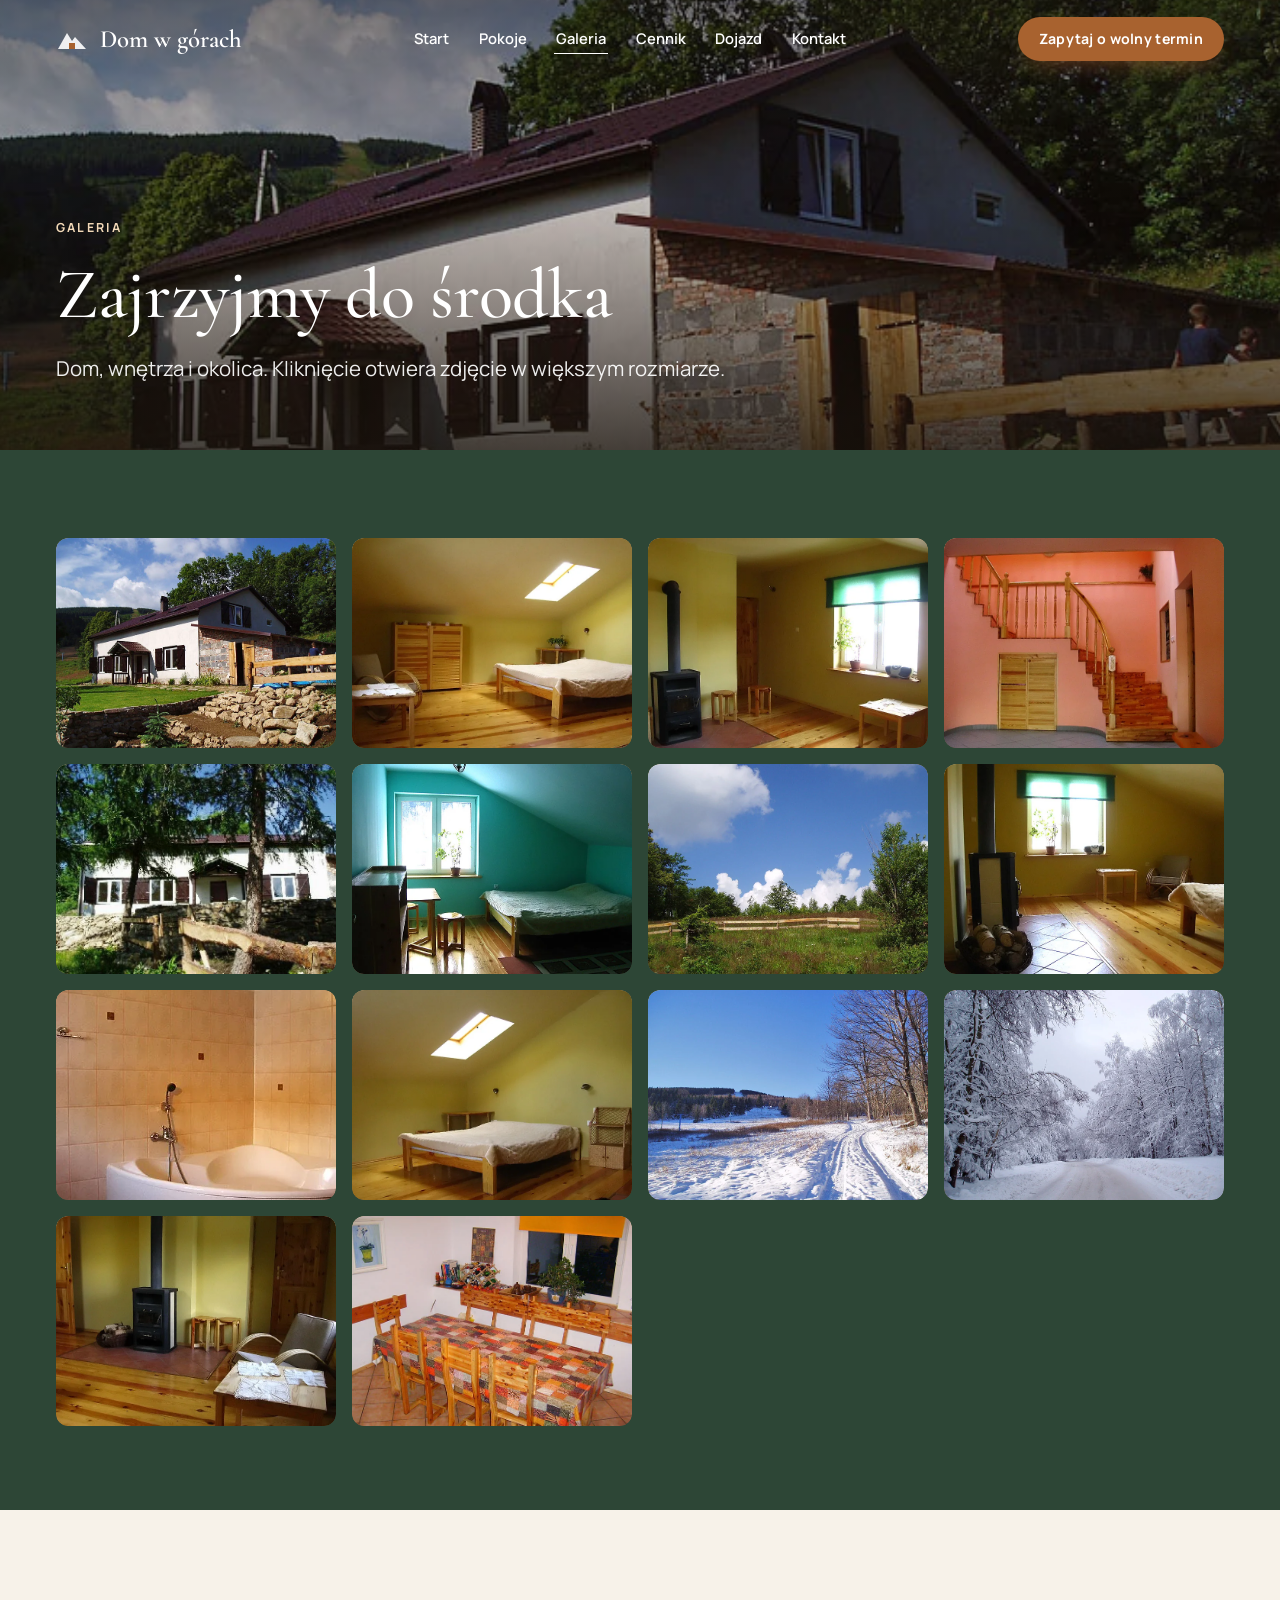
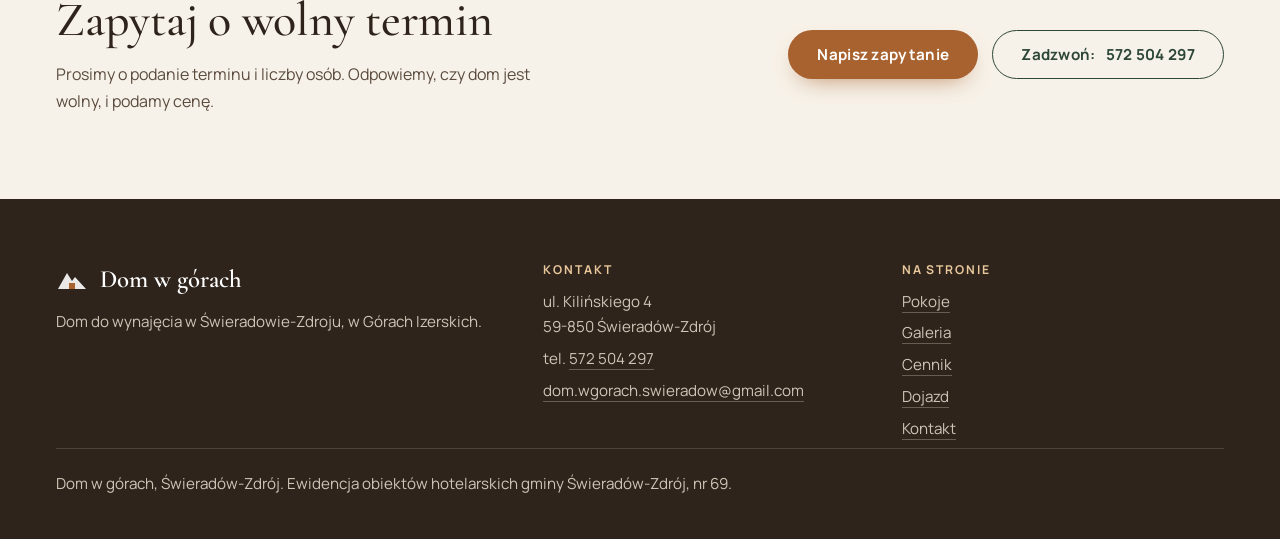
<file: galeria.html>
<!doctype html>
<html lang="pl">
<head>
<meta charset="utf-8">
<meta name="viewport" content="width=device-width, initial-scale=1">
<title>Galeria | Dom w górach, Świeradów-Zdrój</title>
<meta name="robots" content="noindex">
<meta name="description" content="Zdjęcia domu Dom w górach w Świeradowie-Zdroju: dom, pokoje z kominkiem, kuchnia, łazienka i okolica zimą i latem.">
<meta name="theme-color" content="#2d4636">
<link rel="icon" href="favicon.svg" type="image/svg+xml">
<meta property="og:type" content="website">
<meta property="og:locale" content="pl_PL">
<meta property="og:site_name" content="Dom w górach">
<meta property="og:title" content="Galeria">
<meta property="og:description" content="Zdjęcia domu Dom w górach w Świeradowie-Zdroju: dom, pokoje z kominkiem, kuchnia, łazienka i okolica zimą i latem.">
<meta property="og:image" content="https://vasylian.com/dom-w-gorach/img/widok-wzgorza.webp">
<meta property="og:image:alt" content="Zalesione zbocza górskie w ciepłym świetle">
<meta name="twitter:card" content="summary_large_image">
<link rel="preload" href="fonts/manrope-normal-latin-ext-6d36d5.woff2" as="font" type="font/woff2" crossorigin>
<link rel="stylesheet" href="style.css">
</head>
<body>
<a class="skip" href="#tresc">Przejdź do treści</a>

<header class="site-header">
  <div class="wrap">
    <a class="brand" href="index.html" aria-label="Dom w górach, strona główna">
      <svg viewBox="0 0 32 32" aria-hidden="true"><path d="M2 26 11 10l5 8 3-4 11 12z" fill="currentColor" opacity=".9"/><path d="M13 26v-6h6v6z" fill="#a8622f"/></svg>
      <span>Dom w górach</span>
    </a>
    <nav class="nav" aria-label="Główna nawigacja">
      <ul><li><a href="index.html">Start</a></li><li><a href="pokoje.html">Pokoje</a></li><li><a href="galeria.html" aria-current="page">Galeria</a></li><li><a href="cennik.html">Cennik</a></li><li><a href="dojazd.html">Dojazd</a></li><li><a href="kontakt.html">Kontakt</a></li></ul>
    </nav>
    <div class="header-actions">
      <a class="btn btn-primary btn-sm header-cta" href="kontakt.html">Zapytaj o wolny termin</a>
      <button class="burger" type="button" aria-expanded="false" aria-controls="mobile-menu" aria-label="Otwórz menu"><span></span></button>
    </div>
  </div>
</header>

<div class="mobile-menu" id="mobile-menu" aria-label="Menu">
  <ul><li><a href="index.html">Start</a></li><li><a href="pokoje.html">Pokoje</a></li><li><a href="galeria.html" aria-current="page">Galeria</a></li><li><a href="cennik.html">Cennik</a></li><li><a href="dojazd.html">Dojazd</a></li><li><a href="kontakt.html">Kontakt</a></li></ul>
  <a class="btn btn-primary" href="kontakt.html">Zapytaj o wolny termin</a>
  <p class="m-contact">tel. <a href="tel:+48572504297" data-tel data-t="telefon">572 504 297</a><br><a href="mailto:dom.wgorach.swieradow@gmail.com" data-mail data-t="email">dom.wgorach.swieradow@gmail.com</a></p>
</div>

<main id="tresc">
<section class="hero hero-page" id="top" aria-labelledby="hero-h">
  <div class="hero-media" aria-hidden="true">
    <img src="img/dom-od-ogrodu.webp" alt="" data-fade data-banner fetchpriority="high" width="733" height="550" style="object-position:center 35%">
  </div>
  <div class="wrap hero-inner">
    <span class="eyebrow">Galeria</span>
    <h1 data-t="galeria_tytul" id="hero-h">Zajrzyjmy do środka</h1>
    <p class="sub" data-t="galeria_tekst">Dom, wnętrza i okolica. Kliknięcie otwiera zdjęcie w większym rozmiarze.</p>
  </div>
</section>

<section class="gallery gallery-page" id="galeria" aria-labelledby="gal-h">
  <div class="wrap">
    <h2 class="visually-hidden" id="gal-h">Zdjęcia</h2>
    <div class="g-grid" data-list="gallery"><button class="g-item reveal" type="button" data-lightbox data-full="img/dom-od-ogrodu.webp" data-alt="Dom od strony ogrodu"><span class="ph"><img src="img/dom-od-ogrodu.webp" alt="Dom od strony ogrodu" data-fade loading="lazy" width="733" height="550"></span></button><button class="g-item reveal" type="button" data-lightbox data-full="img/sypialnia-1.webp" data-alt="Jasna sypialnia z oknem dachowym"><span class="ph"><img src="img/sypialnia-1.webp" alt="Jasna sypialnia z oknem dachowym" data-fade loading="lazy" width="728" height="550"></span></button><button class="g-item reveal" type="button" data-lightbox data-full="img/pokoj-z-piecem-1.webp" data-alt="Pokój z piecem kominkowym"><span class="ph"><img src="img/pokoj-z-piecem-1.webp" alt="Pokój z piecem kominkowym" data-fade loading="lazy" width="733" height="550"></span></button><button class="g-item reveal" type="button" data-lightbox data-full="img/schody.webp" data-alt="Drewniane schody na piętro"><span class="ph"><img src="img/schody.webp" alt="Drewniane schody na piętro" data-fade loading="lazy" width="722" height="550"></span></button><button class="g-item reveal" type="button" data-lightbox data-full="img/dom-front.webp" data-alt="Front domu wśród drzew"><span class="ph"><img src="img/dom-front.webp" alt="Front domu wśród drzew" data-fade loading="lazy" width="580" height="435"></span></button><button class="g-item reveal" type="button" data-lightbox data-full="img/pokoj-turkusowy.webp" data-alt="Pokój z turkusową ścianą"><span class="ph"><img src="img/pokoj-turkusowy.webp" alt="Pokój z turkusową ścianą" data-fade loading="lazy" width="733" height="550"></span></button><button class="g-item reveal" type="button" data-lightbox data-full="img/laka-latem.webp" data-alt="Łąka z drewnianym płotem"><span class="ph"><img src="img/laka-latem.webp" alt="Łąka z drewnianym płotem" data-fade loading="lazy" width="733" height="550"></span></button><button class="g-item reveal" type="button" data-lightbox data-full="img/pokoj-z-piecem-2.webp" data-alt="Piec kominkowy i zapas drewna"><span class="ph"><img src="img/pokoj-z-piecem-2.webp" alt="Piec kominkowy i zapas drewna" data-fade loading="lazy" width="733" height="550"></span></button><button class="g-item reveal" type="button" data-lightbox data-full="img/lazienka-wanna.webp" data-alt="Łazienka z narożną wanną"><span class="ph"><img src="img/lazienka-wanna.webp" alt="Łazienka z narożną wanną" data-fade loading="lazy" width="413" height="550"></span></button><button class="g-item reveal" type="button" data-lightbox data-full="img/sypialnia-2.webp" data-alt="Sypialnia na piętrze"><span class="ph"><img src="img/sypialnia-2.webp" alt="Sypialnia na piętrze" data-fade loading="lazy" width="733" height="550"></span></button><button class="g-item reveal" type="button" data-lightbox data-full="img/zima-droga.webp" data-alt="Zimowa droga pod błękitnym niebem"><span class="ph"><img src="img/zima-droga.webp" alt="Zimowa droga pod błękitnym niebem" data-fade loading="lazy" width="733" height="550"></span></button><button class="g-item reveal" type="button" data-lightbox data-full="img/zima-las.webp" data-alt="Zaśnieżona leśna droga"><span class="ph"><img src="img/zima-las.webp" alt="Zaśnieżona leśna droga" data-fade loading="lazy" width="733" height="550"></span></button><button class="g-item reveal" type="button" data-lightbox data-full="img/pokoj-z-piecem-3.webp" data-alt="Pokój z piecem i fotelem"><span class="ph"><img src="img/pokoj-z-piecem-3.webp" alt="Pokój z piecem i fotelem" data-fade loading="lazy" width="733" height="550"></span></button><button class="g-item reveal" type="button" data-lightbox data-full="img/kuchnia.webp" data-alt="Kuchnia z dużym drewnianym stołem"><span class="ph"><img src="img/kuchnia.webp" alt="Kuchnia z dużym drewnianym stołem" data-fade loading="lazy" width="733" height="484"></span></button></div>
  </div>
</section>
<section class="cta-band" aria-labelledby="cta-h">
  <div class="wrap cta-inner">
    <div>
      <h2 class="h2" id="cta-h">Zapytaj o wolny termin</h2>
      <p>Prosimy o podanie terminu i liczby osób. Odpowiemy, czy dom jest wolny, i podamy cenę.</p>
    </div>
    <div class="cta-actions">
      <a class="btn btn-primary" href="kontakt.html">Napisz zapytanie</a>
      <a class="btn btn-ghost" href="tel:+48572504297" data-tel>Zadzwoń: <span data-t="telefon">572 504 297</span></a>
    </div>
  </div>
</section>
</main>

<footer class="footer">
  <div class="wrap">
    <div class="f-grid">
      <div>
        <a class="brand" href="index.html"><svg viewBox="0 0 32 32" aria-hidden="true"><path d="M2 26 11 10l5 8 3-4 11 12z" fill="currentColor" opacity=".9"/><path d="M13 26v-6h6v6z" fill="#a8622f"/></svg><span>Dom w górach</span></a>
        <p data-t="stopka_opis">Dom do wynajęcia w Świeradowie-Zdroju, w Górach Izerskich.</p>
      </div>
      <div>
        <h3>Kontakt</h3>
        <p><span data-t="adres_ulica">ul. Kilińskiego 4</span><br><span data-t="adres_miasto">59-850 Świeradów-Zdrój</span></p>
        <p>tel. <a href="tel:+48572504297" data-tel data-t="telefon">572 504 297</a></p>
        <p><a href="mailto:dom.wgorach.swieradow@gmail.com" data-mail data-t="email">dom.wgorach.swieradow@gmail.com</a></p>
      </div>
      <div>
        <h3>Na stronie</h3>
        <ul><li><a href="pokoje.html">Pokoje</a></li><li><a href="galeria.html">Galeria</a></li><li><a href="cennik.html">Cennik</a></li><li><a href="dojazd.html">Dojazd</a></li><li><a href="kontakt.html">Kontakt</a></li></ul>
      </div>
    </div>
    <p class="f-bottom" data-t="stopka_ewidencja">Dom w górach, Świeradów-Zdrój. Ewidencja obiektów hotelarskich gminy Świeradów-Zdrój, nr 69.</p>
  </div>
</footer>

<div class="lightbox" id="lightbox" role="dialog" aria-modal="true" aria-label="Podgląd zdjęcia" aria-hidden="true">
  <button class="lb-btn lb-close" type="button" aria-label="Zamknij podgląd">&times;</button>
  <button class="lb-btn lb-prev" type="button" aria-label="Poprzednie zdjęcie">&#8249;</button>
  <figure><img alt=""><figcaption></figcaption></figure>
  <button class="lb-btn lb-next" type="button" aria-label="Następne zdjęcie">&#8250;</button>
  <div class="lb-count" aria-hidden="true"></div>
</div>

<script src="script.js" defer></script>
<script src="content.js" defer></script>
</body>
</html>
</file>
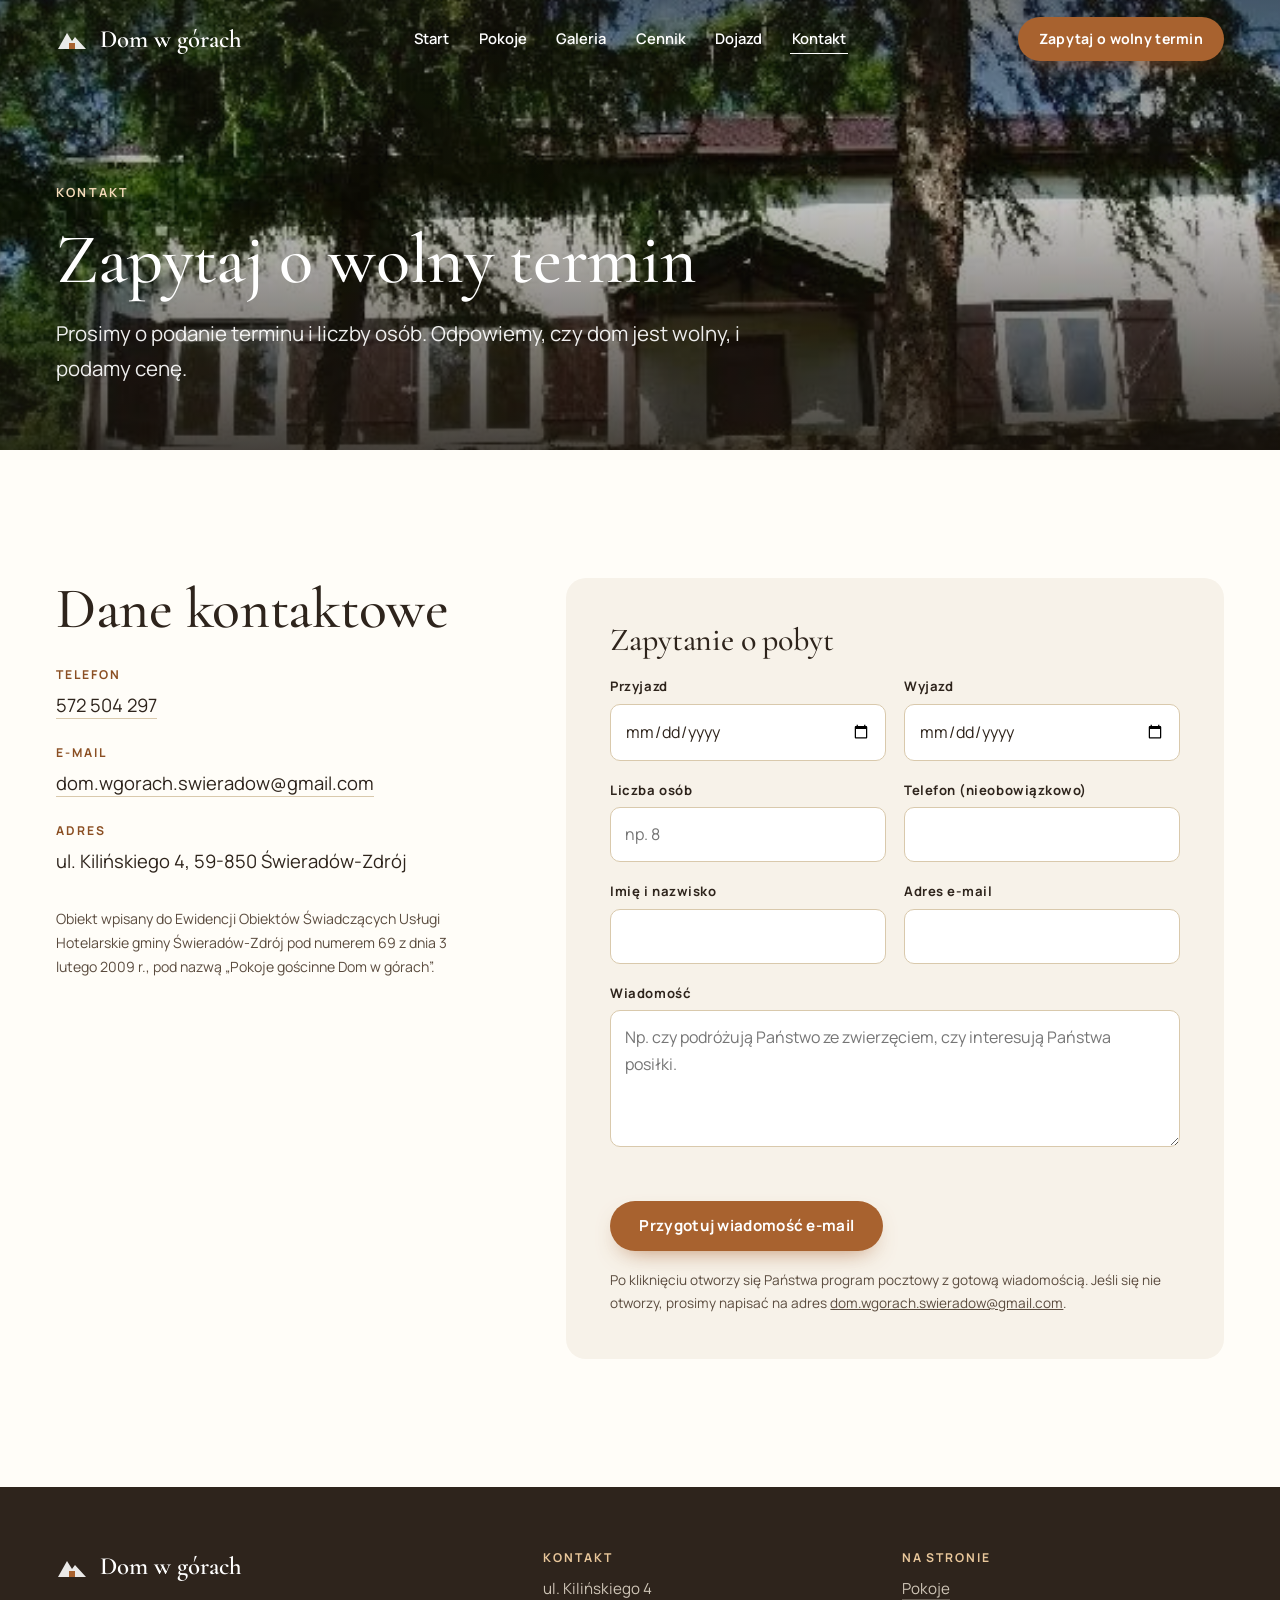
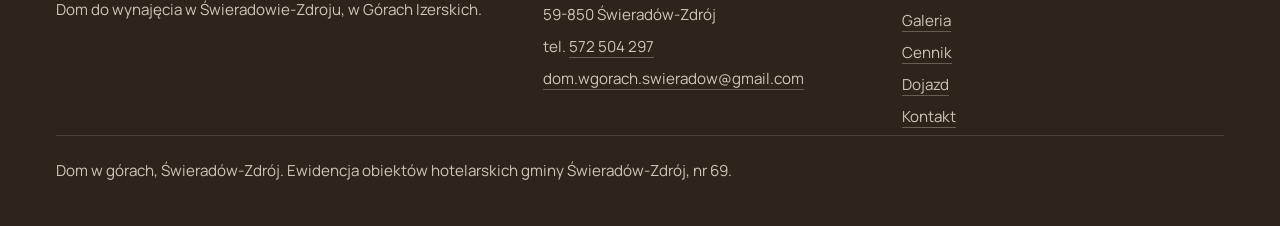
<file: kontakt.html>
<!doctype html>
<html lang="pl">
<head>
<meta charset="utf-8">
<meta name="viewport" content="width=device-width, initial-scale=1">
<title>Kontakt i zapytanie o termin | Dom w górach, Świeradów-Zdrój</title>
<meta name="robots" content="noindex">
<meta name="description" content="Zapytaj o wolny termin w domu Dom w górach w Świeradowie-Zdroju: telefon 572 504 297, e-mail i formularz zapytania o pobyt.">
<meta name="theme-color" content="#2d4636">
<link rel="icon" href="favicon.svg" type="image/svg+xml">
<meta property="og:type" content="website">
<meta property="og:locale" content="pl_PL">
<meta property="og:site_name" content="Dom w górach">
<meta property="og:title" content="Kontakt i zapytanie o termin">
<meta property="og:description" content="Zapytaj o wolny termin w domu Dom w górach w Świeradowie-Zdroju: telefon 572 504 297, e-mail i formularz zapytania o pobyt.">
<meta property="og:image" content="https://vasylian.com/dom-w-gorach/img/widok-wzgorza.webp">
<meta property="og:image:alt" content="Zalesione zbocza górskie w ciepłym świetle">
<meta name="twitter:card" content="summary_large_image">
<link rel="preload" href="fonts/manrope-normal-latin-ext-6d36d5.woff2" as="font" type="font/woff2" crossorigin>
<link rel="stylesheet" href="style.css">
</head>
<body>
<a class="skip" href="#tresc">Przejdź do treści</a>

<header class="site-header">
  <div class="wrap">
    <a class="brand" href="index.html" aria-label="Dom w górach, strona główna">
      <svg viewBox="0 0 32 32" aria-hidden="true"><path d="M2 26 11 10l5 8 3-4 11 12z" fill="currentColor" opacity=".9"/><path d="M13 26v-6h6v6z" fill="#a8622f"/></svg>
      <span>Dom w górach</span>
    </a>
    <nav class="nav" aria-label="Główna nawigacja">
      <ul><li><a href="index.html">Start</a></li><li><a href="pokoje.html">Pokoje</a></li><li><a href="galeria.html">Galeria</a></li><li><a href="cennik.html">Cennik</a></li><li><a href="dojazd.html">Dojazd</a></li><li><a href="kontakt.html" aria-current="page">Kontakt</a></li></ul>
    </nav>
    <div class="header-actions">
      <a class="btn btn-primary btn-sm header-cta" href="kontakt.html">Zapytaj o wolny termin</a>
      <button class="burger" type="button" aria-expanded="false" aria-controls="mobile-menu" aria-label="Otwórz menu"><span></span></button>
    </div>
  </div>
</header>

<div class="mobile-menu" id="mobile-menu" aria-label="Menu">
  <ul><li><a href="index.html">Start</a></li><li><a href="pokoje.html">Pokoje</a></li><li><a href="galeria.html">Galeria</a></li><li><a href="cennik.html">Cennik</a></li><li><a href="dojazd.html">Dojazd</a></li><li><a href="kontakt.html" aria-current="page">Kontakt</a></li></ul>
  <a class="btn btn-primary" href="kontakt.html">Zapytaj o wolny termin</a>
  <p class="m-contact">tel. <a href="tel:+48572504297" data-tel data-t="telefon">572 504 297</a><br><a href="mailto:dom.wgorach.swieradow@gmail.com" data-mail data-t="email">dom.wgorach.swieradow@gmail.com</a></p>
</div>

<main id="tresc">
<section class="hero hero-page" id="top" aria-labelledby="hero-h">
  <div class="hero-media" aria-hidden="true">
    <img src="img/dom-front.webp" alt="" data-fade data-banner fetchpriority="high" width="733" height="550" style="object-position:center 40%">
  </div>
  <div class="wrap hero-inner">
    <span class="eyebrow">Kontakt</span>
    <h1 data-t="kontakt_tytul" id="hero-h">Zapytaj o wolny termin</h1>
    <p class="sub" data-t="kontakt_tekst">Prosimy o podanie terminu i liczby osób. Odpowiemy, czy dom jest wolny, i podamy cenę.</p>
  </div>
</section>

<section class="contact" id="kontakt" aria-labelledby="co-h">
  <div class="wrap contact-grid">
    <div class="reveal">
      <h2 class="h2" id="co-h">Dane kontaktowe</h2>
      <dl class="c-list">
        <div><dt>Telefon</dt><dd><a href="tel:+48572504297" data-tel data-t="telefon">572 504 297</a></dd></div>
        <div><dt>E-mail</dt><dd><a href="mailto:dom.wgorach.swieradow@gmail.com" data-mail data-t="email">dom.wgorach.swieradow@gmail.com</a></dd></div>
        <div><dt>Adres</dt><dd><span data-t="adres_ulica">ul. Kilińskiego 4</span>, <span data-t="adres_miasto">59-850 Świeradów-Zdrój</span></dd></div>
      </dl>
      <p class="c-reg" data-t="ewidencja">Obiekt wpisany do Ewidencji Obiektów Świadczących Usługi Hotelarskie gminy Świeradów-Zdrój pod numerem 69 z dnia 3 lutego 2009 r., pod nazwą „Pokoje gościnne Dom w górach”.</p>
    </div>
    <form class="form reveal" id="inquiry" novalidate aria-labelledby="form-h">
      <h3 id="form-h">Zapytanie o pobyt</h3>
      <div class="row2">
        <div class="field"><label for="od">Przyjazd</label><input type="date" id="od" name="od" required aria-describedby="e-od"><small class="field-err" id="e-od"></small></div>
        <div class="field"><label for="do">Wyjazd</label><input type="date" id="do" name="do" required aria-describedby="e-do"><small class="field-err" id="e-do"></small></div>
      </div>
      <div class="row2">
        <div class="field"><label for="osoby">Liczba osób</label><input type="number" id="osoby" name="osoby" min="1" max="15" inputmode="numeric" placeholder="np. 8" required aria-describedby="e-osoby"><small class="field-err" id="e-osoby"></small></div>
        <div class="field"><label for="telefon">Telefon (nieobowiązkowo)</label><input type="tel" id="telefon" name="telefon" autocomplete="tel" inputmode="tel" aria-describedby="e-telefon"><small class="field-err" id="e-telefon"></small></div>
      </div>
      <div class="row2">
        <div class="field"><label for="imie">Imię i nazwisko</label><input type="text" id="imie" name="imie" autocomplete="name" required aria-describedby="e-imie"><small class="field-err" id="e-imie"></small></div>
        <div class="field"><label for="email">Adres e-mail</label><input type="email" id="email" name="email" autocomplete="email" required aria-describedby="e-email"><small class="field-err" id="e-email"></small></div>
      </div>
      <div class="field"><label for="wiadomosc">Wiadomość</label><textarea id="wiadomosc" name="wiadomosc" rows="4" placeholder="Np. czy podróżują Państwo ze zwierzęciem, czy interesują Państwa posiłki."></textarea></div>
      <p class="form-msg" role="status" aria-live="polite"></p>
      <button class="btn btn-primary" type="submit">Przygotuj wiadomość e-mail</button>
      <p class="form-hint">Po kliknięciu otworzy się Państwa program pocztowy z gotową wiadomością. Jeśli się nie otworzy, prosimy napisać na adres <a href="mailto:dom.wgorach.swieradow@gmail.com" data-mail data-t="email">dom.wgorach.swieradow@gmail.com</a>.</p>
    </form>
  </div>
</section>
</main>

<footer class="footer">
  <div class="wrap">
    <div class="f-grid">
      <div>
        <a class="brand" href="index.html"><svg viewBox="0 0 32 32" aria-hidden="true"><path d="M2 26 11 10l5 8 3-4 11 12z" fill="currentColor" opacity=".9"/><path d="M13 26v-6h6v6z" fill="#a8622f"/></svg><span>Dom w górach</span></a>
        <p data-t="stopka_opis">Dom do wynajęcia w Świeradowie-Zdroju, w Górach Izerskich.</p>
      </div>
      <div>
        <h3>Kontakt</h3>
        <p><span data-t="adres_ulica">ul. Kilińskiego 4</span><br><span data-t="adres_miasto">59-850 Świeradów-Zdrój</span></p>
        <p>tel. <a href="tel:+48572504297" data-tel data-t="telefon">572 504 297</a></p>
        <p><a href="mailto:dom.wgorach.swieradow@gmail.com" data-mail data-t="email">dom.wgorach.swieradow@gmail.com</a></p>
      </div>
      <div>
        <h3>Na stronie</h3>
        <ul><li><a href="pokoje.html">Pokoje</a></li><li><a href="galeria.html">Galeria</a></li><li><a href="cennik.html">Cennik</a></li><li><a href="dojazd.html">Dojazd</a></li><li><a href="kontakt.html">Kontakt</a></li></ul>
      </div>
    </div>
    <p class="f-bottom" data-t="stopka_ewidencja">Dom w górach, Świeradów-Zdrój. Ewidencja obiektów hotelarskich gminy Świeradów-Zdrój, nr 69.</p>
  </div>
</footer>

<script src="script.js" defer></script>
<script src="content.js" defer></script>
</body>
</html>
</file>
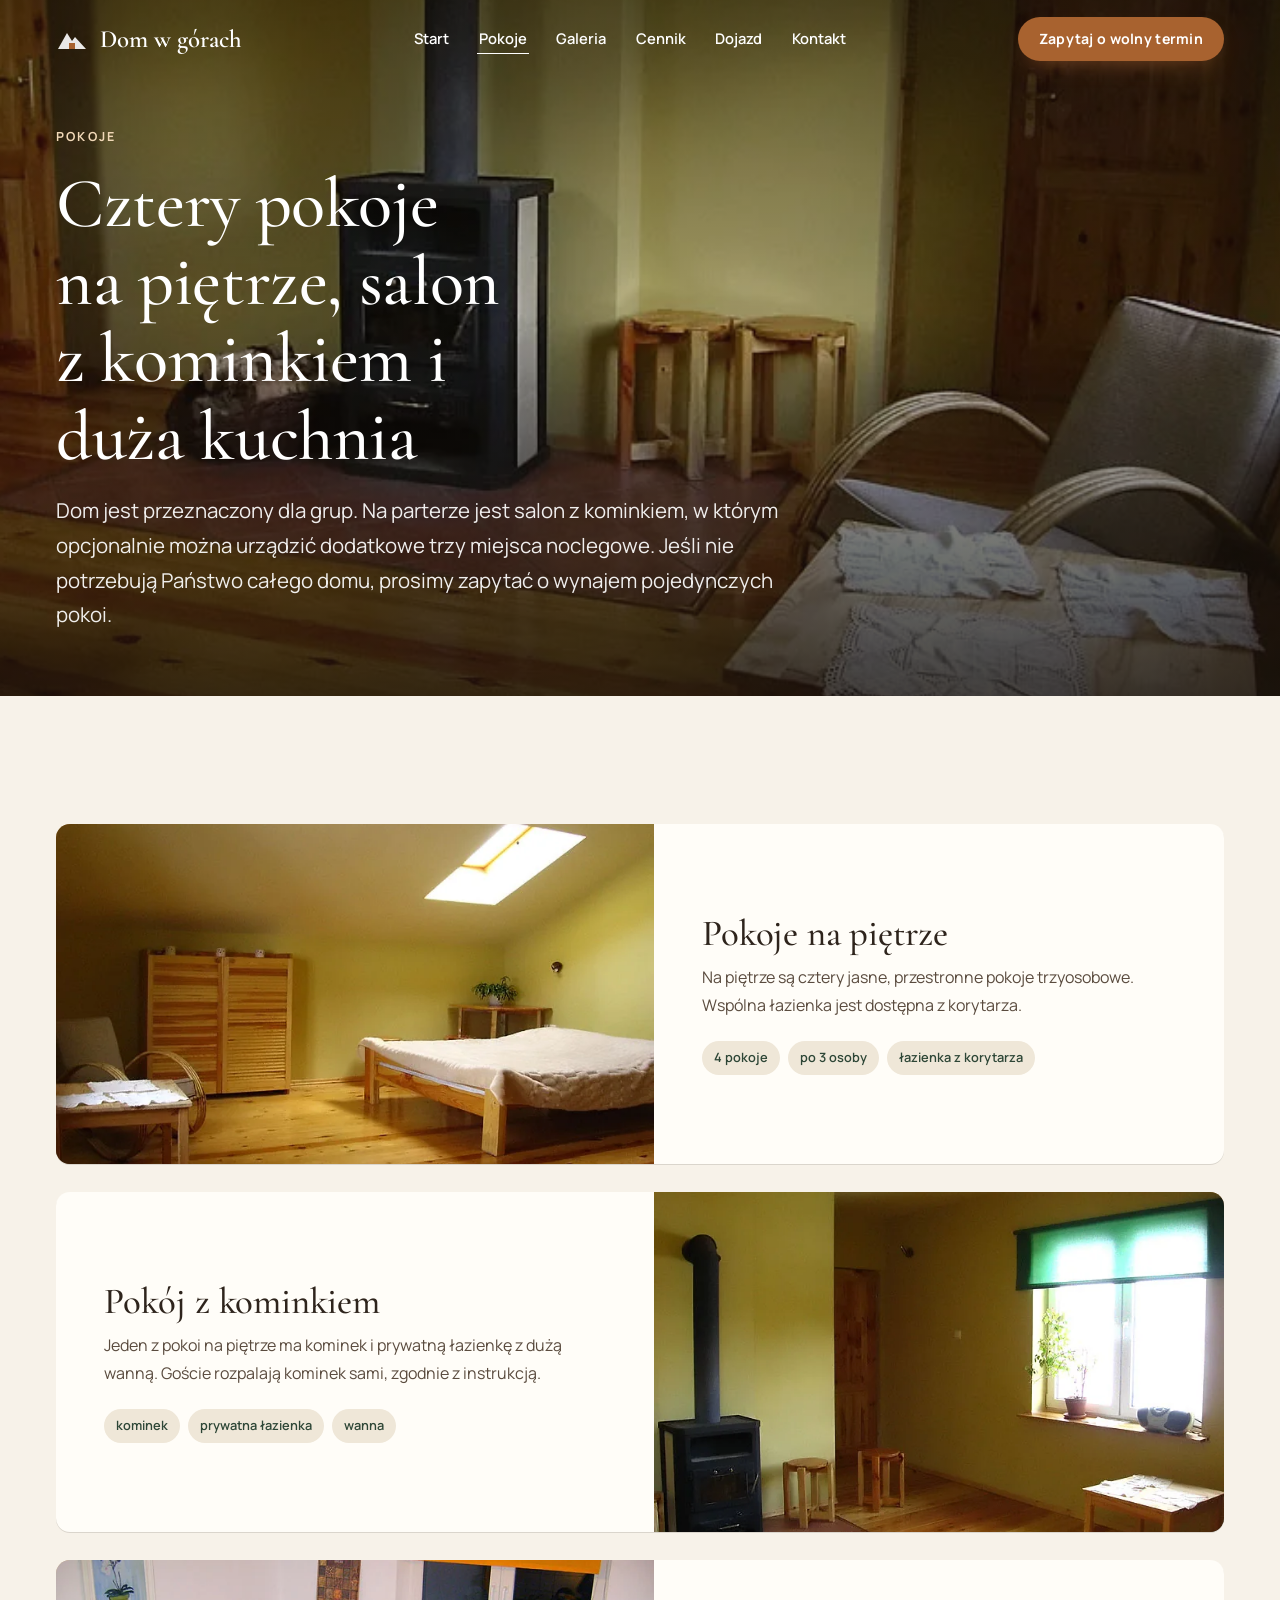
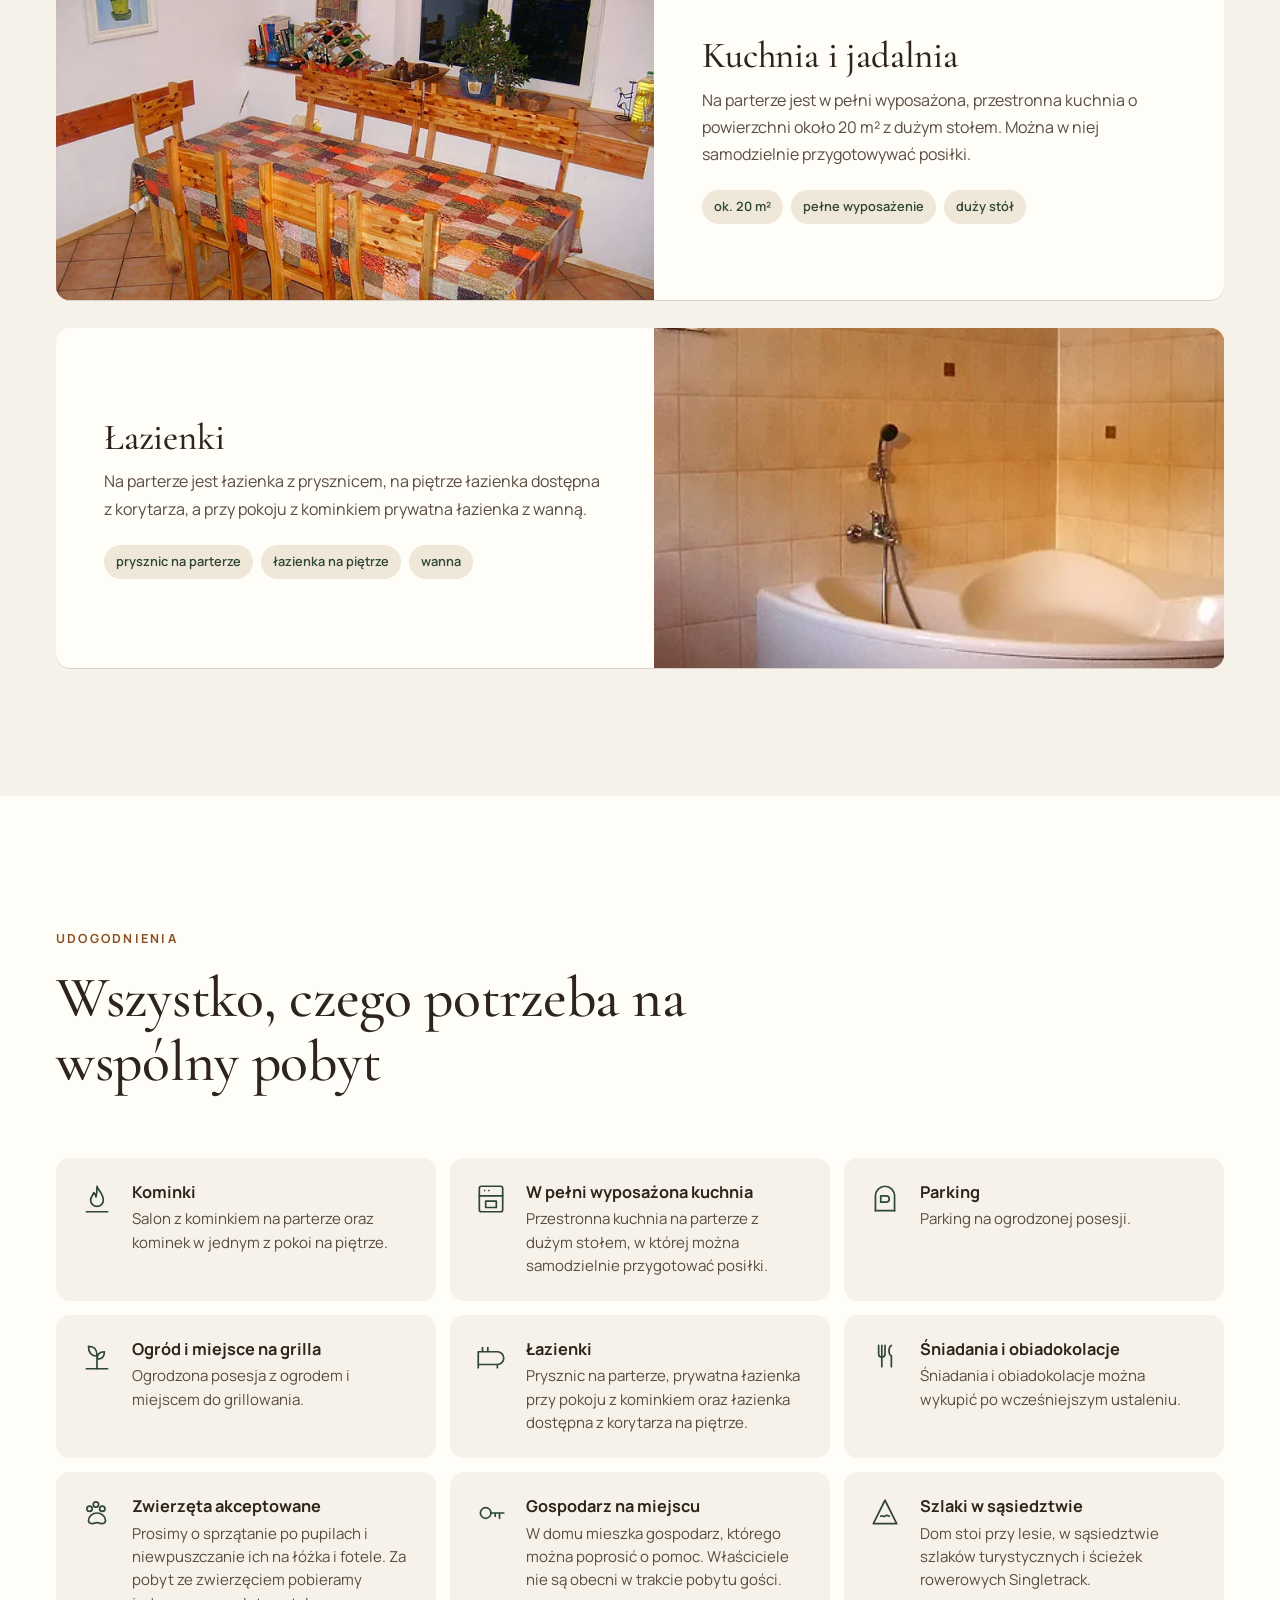
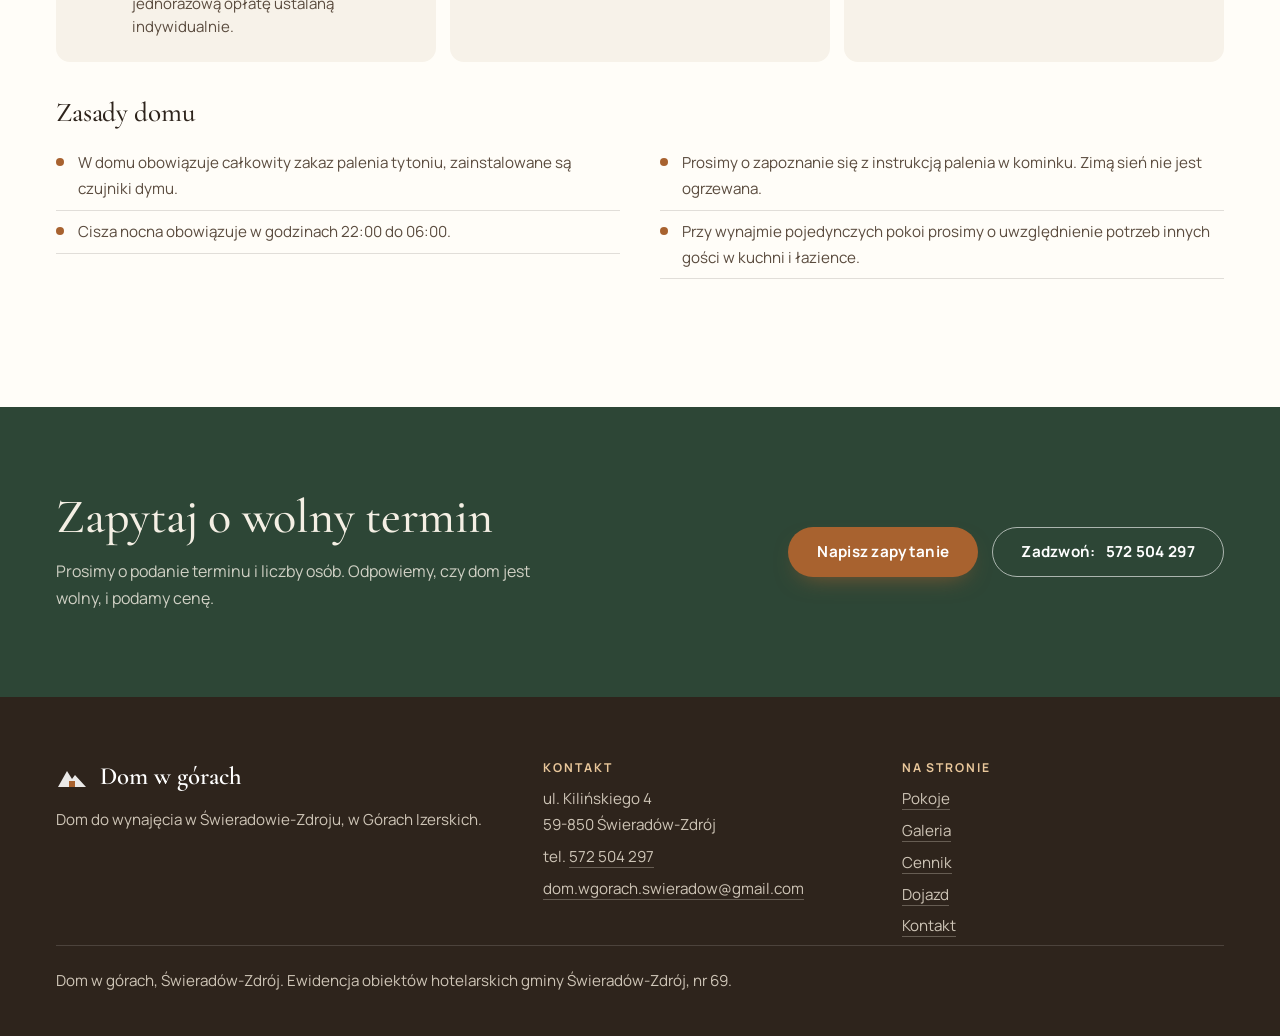
<file: pokoje.html>
<!doctype html>
<html lang="pl">
<head>
<meta charset="utf-8">
<meta name="viewport" content="width=device-width, initial-scale=1">
<title>Pokoje i udogodnienia | Dom w górach, Świeradów-Zdrój</title>
<meta name="robots" content="noindex">
<meta name="description" content="Pokoje w domu Dom w górach w Świeradowie-Zdroju: cztery pokoje trzyosobowe na piętrze, salon z kominkiem, kuchnia i łazienki. Udogodnienia i zasady domu.">
<meta name="theme-color" content="#2d4636">
<link rel="icon" href="favicon.svg" type="image/svg+xml">
<meta property="og:type" content="website">
<meta property="og:locale" content="pl_PL">
<meta property="og:site_name" content="Dom w górach">
<meta property="og:title" content="Pokoje i udogodnienia">
<meta property="og:description" content="Pokoje w domu Dom w górach w Świeradowie-Zdroju: cztery pokoje trzyosobowe na piętrze, salon z kominkiem, kuchnia i łazienki. Udogodnienia i zasady domu.">
<meta property="og:image" content="https://vasylian.com/dom-w-gorach/img/widok-wzgorza.webp">
<meta property="og:image:alt" content="Zalesione zbocza górskie w ciepłym świetle">
<meta name="twitter:card" content="summary_large_image">
<link rel="preload" href="fonts/manrope-normal-latin-ext-6d36d5.woff2" as="font" type="font/woff2" crossorigin>
<link rel="stylesheet" href="style.css">
</head>
<body>
<a class="skip" href="#tresc">Przejdź do treści</a>

<header class="site-header">
  <div class="wrap">
    <a class="brand" href="index.html" aria-label="Dom w górach, strona główna">
      <svg viewBox="0 0 32 32" aria-hidden="true"><path d="M2 26 11 10l5 8 3-4 11 12z" fill="currentColor" opacity=".9"/><path d="M13 26v-6h6v6z" fill="#a8622f"/></svg>
      <span>Dom w górach</span>
    </a>
    <nav class="nav" aria-label="Główna nawigacja">
      <ul><li><a href="index.html">Start</a></li><li><a href="pokoje.html" aria-current="page">Pokoje</a></li><li><a href="galeria.html">Galeria</a></li><li><a href="cennik.html">Cennik</a></li><li><a href="dojazd.html">Dojazd</a></li><li><a href="kontakt.html">Kontakt</a></li></ul>
    </nav>
    <div class="header-actions">
      <a class="btn btn-primary btn-sm header-cta" href="kontakt.html">Zapytaj o wolny termin</a>
      <button class="burger" type="button" aria-expanded="false" aria-controls="mobile-menu" aria-label="Otwórz menu"><span></span></button>
    </div>
  </div>
</header>

<div class="mobile-menu" id="mobile-menu" aria-label="Menu">
  <ul><li><a href="index.html">Start</a></li><li><a href="pokoje.html" aria-current="page">Pokoje</a></li><li><a href="galeria.html">Galeria</a></li><li><a href="cennik.html">Cennik</a></li><li><a href="dojazd.html">Dojazd</a></li><li><a href="kontakt.html">Kontakt</a></li></ul>
  <a class="btn btn-primary" href="kontakt.html">Zapytaj o wolny termin</a>
  <p class="m-contact">tel. <a href="tel:+48572504297" data-tel data-t="telefon">572 504 297</a><br><a href="mailto:dom.wgorach.swieradow@gmail.com" data-mail data-t="email">dom.wgorach.swieradow@gmail.com</a></p>
</div>

<main id="tresc">
<section class="hero hero-page" id="top" aria-labelledby="hero-h">
  <div class="hero-media" aria-hidden="true">
    <img src="img/pokoj-z-piecem-3.webp" alt="" data-fade data-banner fetchpriority="high" width="733" height="550" style="object-position:center 55%">
  </div>
  <div class="wrap hero-inner">
    <span class="eyebrow">Pokoje</span>
    <h1 data-t="pokoje_tytul" id="hero-h">Cztery pokoje na piętrze, salon z kominkiem i duża kuchnia</h1>
    <p class="sub" data-t="pokoje_tekst">Dom jest przeznaczony dla grup. Na parterze jest salon z kominkiem, w którym opcjonalnie można urządzić dodatkowe trzy miejsca noclegowe. Jeśli nie potrzebują Państwo całego domu, prosimy zapytać o wynajem pojedynczych pokoi.</p>
  </div>
</section>

<section class="rooms" id="pokoje" aria-labelledby="rooms-h">
  <div class="wrap">
    <h2 class="visually-hidden" id="rooms-h">Pokoje i przestrzenie</h2>
    <div class="room-grid room-rows" data-list="rooms"><article class="room-card reveal"><div class="ph"><img src="img/sypialnia-1.webp" alt="Jasna sypialnia z drewnianym łóżkiem i oknem dachowym" data-fade loading="lazy" width="728" height="550"></div><div class="room-body"><h3>Pokoje na piętrze</h3><p>Na piętrze są cztery jasne, przestronne pokoje trzyosobowe. Wspólna łazienka jest dostępna z korytarza.</p><ul class="chips"><li>4 pokoje</li><li>po 3 osoby</li><li>łazienka z korytarza</li></ul></div></article><article class="room-card reveal"><div class="ph"><img src="img/pokoj-z-piecem-1.webp" alt="Pokój z piecem kominkowym, drewnianą podłogą i dużym oknem" data-fade loading="lazy" width="733" height="550"></div><div class="room-body"><h3>Pokój z kominkiem</h3><p>Jeden z pokoi na piętrze ma kominek i prywatną łazienkę z dużą wanną. Goście rozpalają kominek sami, zgodnie z instrukcją.</p><ul class="chips"><li>kominek</li><li>prywatna łazienka</li><li>wanna</li></ul></div></article><article class="room-card reveal"><div class="ph"><img src="img/kuchnia.webp" alt="Przestronna kuchnia z dużym drewnianym stołem" data-fade loading="lazy" width="733" height="484"></div><div class="room-body"><h3>Kuchnia i jadalnia</h3><p>Na parterze jest w pełni wyposażona, przestronna kuchnia o powierzchni około 20 m² z dużym stołem. Można w niej samodzielnie przygotowywać posiłki.</p><ul class="chips"><li>ok. 20 m²</li><li>pełne wyposażenie</li><li>duży stół</li></ul></div></article><article class="room-card reveal"><div class="ph"><img src="img/lazienka-wanna.webp" alt="Łazienka z dużą narożną wanną" data-fade loading="lazy" width="413" height="550" style="object-position: 50% 62%"></div><div class="room-body"><h3>Łazienki</h3><p>Na parterze jest łazienka z prysznicem, na piętrze łazienka dostępna z korytarza, a przy pokoju z kominkiem prywatna łazienka z wanną.</p><ul class="chips"><li>prysznic na parterze</li><li>łazienka na piętrze</li><li>wanna</li></ul></div></article></div>
  </div>
</section>

<section class="amenities" id="udogodnienia" aria-labelledby="am-h">
  <div class="wrap">
    <div class="sec-head reveal">
      <span class="eyebrow">Udogodnienia</span>
      <h2 class="h2" id="am-h">Wszystko, czego potrzeba na wspólny pobyt</h2>
    </div>
    <div class="am-grid">
      <div class="am-item reveal" data-hide-group>
        <svg viewBox="0 0 32 32" fill="none" stroke="currentColor" stroke-width="1.6" stroke-linecap="round" stroke-linejoin="round" aria-hidden="true"><path d="M16 4c1 4 6 7 6 13a6 6 0 0 1-12 0c0-3 2-4 3-7 1 1 2 2 2 4 1-3 1-6 1-10z"/><path d="M6 28h20"/></svg>
        <div><h3 data-t="udog1_tytul" data-optional>Kominki</h3><p data-t="udog1_tekst">Salon z kominkiem na parterze oraz kominek w jednym z pokoi na piętrze.</p></div>
      </div>
      <div class="am-item reveal" data-hide-group>
        <svg viewBox="0 0 32 32" fill="none" stroke="currentColor" stroke-width="1.6" stroke-linecap="round" stroke-linejoin="round" aria-hidden="true"><rect x="5" y="4" width="22" height="24" rx="2"/><path d="M5 13h22M10 8h.01M14 8h.01M11 18h10v6H11z"/></svg>
        <div><h3 data-t="udog2_tytul" data-optional>W pełni wyposażona kuchnia</h3><p data-t="udog2_tekst">Przestronna kuchnia na parterze z dużym stołem, w której można samodzielnie przygotować posiłki.</p></div>
      </div>
      <div class="am-item reveal" data-hide-group>
        <svg viewBox="0 0 32 32" fill="none" stroke="currentColor" stroke-width="1.6" stroke-linecap="round" stroke-linejoin="round" aria-hidden="true"><path d="M7 27V13a9 9 0 0 1 18 0v14"/><path d="M7 27h18M12 13h5a3 3 0 0 1 0 6h-5z"/></svg>
        <div><h3 data-t="udog3_tytul" data-optional>Parking</h3><p data-t="udog3_tekst">Parking na ogrodzonej posesji.</p></div>
      </div>
      <div class="am-item reveal" data-hide-group>
        <svg viewBox="0 0 32 32" fill="none" stroke="currentColor" stroke-width="1.6" stroke-linecap="round" stroke-linejoin="round" aria-hidden="true"><path d="M16 28V16M16 16c-5 0-8-3-8-9 6 0 8 3 8 9zm0 3c4 0 7-2 7-7-5 0-7 2-7 7z"/><path d="M6 28h20"/></svg>
        <div><h3 data-t="udog4_tytul" data-optional>Ogród i miejsce na grilla</h3><p data-t="udog4_tekst">Ogrodzona posesja z ogrodem i miejscem do grillowania.</p></div>
      </div>
      <div class="am-item reveal" data-hide-group>
        <svg viewBox="0 0 32 32" fill="none" stroke="currentColor" stroke-width="1.6" stroke-linecap="round" stroke-linejoin="round" aria-hidden="true"><path d="M4 12h18a6 6 0 0 1 0 12H4zM8 12V8m5 4V8M4 24v3m18-3v3"/></svg>
        <div><h3 data-t="udog5_tytul" data-optional>Łazienki</h3><p data-t="udog5_tekst">Prysznic na parterze, prywatna łazienka przy pokoju z kominkiem oraz łazienka dostępna z korytarza na piętrze.</p></div>
      </div>
      <div class="am-item reveal" data-hide-group>
        <svg viewBox="0 0 32 32" fill="none" stroke="currentColor" stroke-width="1.6" stroke-linecap="round" stroke-linejoin="round" aria-hidden="true"><path d="M10 6v8a3 3 0 0 0 6 0V6M13 6v20M22 6c-3 2-3 8 0 10v10"/></svg>
        <div><h3 data-t="udog6_tytul" data-optional>Śniadania i obiadokolacje</h3><p data-t="udog6_tekst">Śniadania i obiadokolacje można wykupić po wcześniejszym ustaleniu.</p></div>
      </div>
      <div class="am-item reveal" data-hide-group>
        <svg viewBox="0 0 32 32" fill="none" stroke="currentColor" stroke-width="1.6" stroke-linecap="round" stroke-linejoin="round" aria-hidden="true"><circle cx="9" cy="12" r="2.5"/><circle cx="15" cy="8" r="2.5"/><circle cx="21" cy="12" r="2.5"/><path d="M8 23c0-4 4-7 8-7s8 3 8 7c0 2-2 3-4 3-2 0-2-1-4-1s-2 1-4 1c-2 0-4-1-4-3z"/></svg>
        <div><h3 data-t="udog7_tytul" data-optional>Zwierzęta akceptowane</h3><p data-t="udog7_tekst">Prosimy o sprzątanie po pupilach i niewpuszczanie ich na łóżka i fotele. Za pobyt ze zwierzęciem pobieramy jednorazową opłatę ustalaną indywidualnie.</p></div>
      </div>
      <div class="am-item reveal" data-hide-group>
        <svg viewBox="0 0 32 32" fill="none" stroke="currentColor" stroke-width="1.6" stroke-linecap="round" stroke-linejoin="round" aria-hidden="true"><circle cx="11" cy="16" r="5"/><path d="M16 16h12M24 16v5M20 16v3"/></svg>
        <div><h3 data-t="udog8_tytul" data-optional>Gospodarz na miejscu</h3><p data-t="udog8_tekst">W domu mieszka gospodarz, którego można poprosić o pomoc. Właściciele nie są obecni w trakcie pobytu gości.</p></div>
      </div>
      <div class="am-item reveal" data-hide-group>
        <svg viewBox="0 0 32 32" fill="none" stroke="currentColor" stroke-width="1.6" stroke-linecap="round" stroke-linejoin="round" aria-hidden="true"><path d="M16 4 5 26h22z"/><path d="M12 19c2-1 3 1 4 0s2-1 4 0"/></svg>
        <div><h3 data-t="udog9_tytul" data-optional>Szlaki w sąsiedztwie</h3><p data-t="udog9_tekst">Dom stoi przy lesie, w sąsiedztwie szlaków turystycznych i ścieżek rowerowych Singletrack.</p></div>
      </div>
    </div>
    <div class="house-rules reveal">
      <h3>Zasady domu</h3>
      <ul data-list-t="zasada" data-kind="rule"><li>W domu obowiązuje całkowity zakaz palenia tytoniu, zainstalowane są czujniki dymu.</li><li>Cisza nocna obowiązuje w godzinach 22:00 do 06:00.</li><li>Prosimy o zapoznanie się z instrukcją palenia w kominku. Zimą sień nie jest ogrzewana.</li><li>Przy wynajmie pojedynczych pokoi prosimy o uwzględnienie potrzeb innych gości w kuchni i łazience.</li></ul>
    </div>
  </div>
</section>
<section class="cta-band" aria-labelledby="cta-h">
  <div class="wrap cta-inner">
    <div>
      <h2 class="h2" id="cta-h">Zapytaj o wolny termin</h2>
      <p>Prosimy o podanie terminu i liczby osób. Odpowiemy, czy dom jest wolny, i podamy cenę.</p>
    </div>
    <div class="cta-actions">
      <a class="btn btn-primary" href="kontakt.html">Napisz zapytanie</a>
      <a class="btn btn-ghost" href="tel:+48572504297" data-tel>Zadzwoń: <span data-t="telefon">572 504 297</span></a>
    </div>
  </div>
</section>
</main>

<footer class="footer">
  <div class="wrap">
    <div class="f-grid">
      <div>
        <a class="brand" href="index.html"><svg viewBox="0 0 32 32" aria-hidden="true"><path d="M2 26 11 10l5 8 3-4 11 12z" fill="currentColor" opacity=".9"/><path d="M13 26v-6h6v6z" fill="#a8622f"/></svg><span>Dom w górach</span></a>
        <p data-t="stopka_opis">Dom do wynajęcia w Świeradowie-Zdroju, w Górach Izerskich.</p>
      </div>
      <div>
        <h3>Kontakt</h3>
        <p><span data-t="adres_ulica">ul. Kilińskiego 4</span><br><span data-t="adres_miasto">59-850 Świeradów-Zdrój</span></p>
        <p>tel. <a href="tel:+48572504297" data-tel data-t="telefon">572 504 297</a></p>
        <p><a href="mailto:dom.wgorach.swieradow@gmail.com" data-mail data-t="email">dom.wgorach.swieradow@gmail.com</a></p>
      </div>
      <div>
        <h3>Na stronie</h3>
        <ul><li><a href="pokoje.html">Pokoje</a></li><li><a href="galeria.html">Galeria</a></li><li><a href="cennik.html">Cennik</a></li><li><a href="dojazd.html">Dojazd</a></li><li><a href="kontakt.html">Kontakt</a></li></ul>
      </div>
    </div>
    <p class="f-bottom" data-t="stopka_ewidencja">Dom w górach, Świeradów-Zdrój. Ewidencja obiektów hotelarskich gminy Świeradów-Zdrój, nr 69.</p>
  </div>
</footer>

<script src="script.js" defer></script>
<script src="content.js" defer></script>
</body>
</html>
</file>
<file: style.css>
/* Dom w górach, Świeradów-Zdrój */
@font-face { font-family: 'Cormorant Garamond'; font-style: italic; font-weight: 400; font-display: swap; src: url(fonts/cormorant-garamond-italic-latin-ext-61d599.woff2) format('woff2'); unicode-range: U+0100-02BA, U+02BD-02C5, U+02C7-02CC, U+02CE-02D7, U+02DD-02FF, U+0304, U+0308, U+0329, U+1D00-1DBF, U+1E00-1E9F, U+1EF2-1EFF, U+2020, U+20A0-20AB, U+20AD-20C4, U+2113, U+2C60-2C7F, U+A720-A7FF; }
@font-face { font-family: 'Cormorant Garamond'; font-style: italic; font-weight: 400; font-display: swap; src: url(fonts/cormorant-garamond-italic-latin-3e2c41.woff2) format('woff2'); unicode-range: U+0000-00FF, U+0131, U+0152-0153, U+02BB-02BC, U+02C6, U+02DA, U+02DC, U+0304, U+0308, U+0329, U+2000-206F, U+20AC, U+2122, U+2191, U+2193, U+2212, U+2215, U+FEFF, U+FFFD; }
@font-face { font-family: 'Cormorant Garamond'; font-style: italic; font-weight: 500; font-display: swap; src: url(fonts/cormorant-garamond-italic-latin-ext-61d599.woff2) format('woff2'); unicode-range: U+0100-02BA, U+02BD-02C5, U+02C7-02CC, U+02CE-02D7, U+02DD-02FF, U+0304, U+0308, U+0329, U+1D00-1DBF, U+1E00-1E9F, U+1EF2-1EFF, U+2020, U+20A0-20AB, U+20AD-20C4, U+2113, U+2C60-2C7F, U+A720-A7FF; }
@font-face { font-family: 'Cormorant Garamond'; font-style: italic; font-weight: 500; font-display: swap; src: url(fonts/cormorant-garamond-italic-latin-3e2c41.woff2) format('woff2'); unicode-range: U+0000-00FF, U+0131, U+0152-0153, U+02BB-02BC, U+02C6, U+02DA, U+02DC, U+0304, U+0308, U+0329, U+2000-206F, U+20AC, U+2122, U+2191, U+2193, U+2212, U+2215, U+FEFF, U+FFFD; }
@font-face { font-family: 'Cormorant Garamond'; font-style: normal; font-weight: 500; font-display: swap; src: url(fonts/cormorant-garamond-normal-latin-ext-acc46a.woff2) format('woff2'); unicode-range: U+0100-02BA, U+02BD-02C5, U+02C7-02CC, U+02CE-02D7, U+02DD-02FF, U+0304, U+0308, U+0329, U+1D00-1DBF, U+1E00-1E9F, U+1EF2-1EFF, U+2020, U+20A0-20AB, U+20AD-20C4, U+2113, U+2C60-2C7F, U+A720-A7FF; }
@font-face { font-family: 'Cormorant Garamond'; font-style: normal; font-weight: 500; font-display: swap; src: url(fonts/cormorant-garamond-normal-latin-c47ff1.woff2) format('woff2'); unicode-range: U+0000-00FF, U+0131, U+0152-0153, U+02BB-02BC, U+02C6, U+02DA, U+02DC, U+0304, U+0308, U+0329, U+2000-206F, U+20AC, U+2122, U+2191, U+2193, U+2212, U+2215, U+FEFF, U+FFFD; }
@font-face { font-family: 'Cormorant Garamond'; font-style: normal; font-weight: 600; font-display: swap; src: url(fonts/cormorant-garamond-normal-latin-ext-acc46a.woff2) format('woff2'); unicode-range: U+0100-02BA, U+02BD-02C5, U+02C7-02CC, U+02CE-02D7, U+02DD-02FF, U+0304, U+0308, U+0329, U+1D00-1DBF, U+1E00-1E9F, U+1EF2-1EFF, U+2020, U+20A0-20AB, U+20AD-20C4, U+2113, U+2C60-2C7F, U+A720-A7FF; }
@font-face { font-family: 'Cormorant Garamond'; font-style: normal; font-weight: 600; font-display: swap; src: url(fonts/cormorant-garamond-normal-latin-c47ff1.woff2) format('woff2'); unicode-range: U+0000-00FF, U+0131, U+0152-0153, U+02BB-02BC, U+02C6, U+02DA, U+02DC, U+0304, U+0308, U+0329, U+2000-206F, U+20AC, U+2122, U+2191, U+2193, U+2212, U+2215, U+FEFF, U+FFFD; }
@font-face { font-family: 'Manrope'; font-style: normal; font-weight: 400; font-display: swap; src: url(fonts/manrope-normal-latin-ext-6d36d5.woff2) format('woff2'); unicode-range: U+0100-02BA, U+02BD-02C5, U+02C7-02CC, U+02CE-02D7, U+02DD-02FF, U+0304, U+0308, U+0329, U+1D00-1DBF, U+1E00-1E9F, U+1EF2-1EFF, U+2020, U+20A0-20AB, U+20AD-20C4, U+2113, U+2C60-2C7F, U+A720-A7FF; }
@font-face { font-family: 'Manrope'; font-style: normal; font-weight: 400; font-display: swap; src: url(fonts/manrope-normal-latin-938c6e.woff2) format('woff2'); unicode-range: U+0000-00FF, U+0131, U+0152-0153, U+02BB-02BC, U+02C6, U+02DA, U+02DC, U+0304, U+0308, U+0329, U+2000-206F, U+20AC, U+2122, U+2191, U+2193, U+2212, U+2215, U+FEFF, U+FFFD; }
@font-face { font-family: 'Manrope'; font-style: normal; font-weight: 500; font-display: swap; src: url(fonts/manrope-normal-latin-ext-6d36d5.woff2) format('woff2'); unicode-range: U+0100-02BA, U+02BD-02C5, U+02C7-02CC, U+02CE-02D7, U+02DD-02FF, U+0304, U+0308, U+0329, U+1D00-1DBF, U+1E00-1E9F, U+1EF2-1EFF, U+2020, U+20A0-20AB, U+20AD-20C4, U+2113, U+2C60-2C7F, U+A720-A7FF; }
@font-face { font-family: 'Manrope'; font-style: normal; font-weight: 500; font-display: swap; src: url(fonts/manrope-normal-latin-938c6e.woff2) format('woff2'); unicode-range: U+0000-00FF, U+0131, U+0152-0153, U+02BB-02BC, U+02C6, U+02DA, U+02DC, U+0304, U+0308, U+0329, U+2000-206F, U+20AC, U+2122, U+2191, U+2193, U+2212, U+2215, U+FEFF, U+FFFD; }
@font-face { font-family: 'Manrope'; font-style: normal; font-weight: 600; font-display: swap; src: url(fonts/manrope-normal-latin-ext-6d36d5.woff2) format('woff2'); unicode-range: U+0100-02BA, U+02BD-02C5, U+02C7-02CC, U+02CE-02D7, U+02DD-02FF, U+0304, U+0308, U+0329, U+1D00-1DBF, U+1E00-1E9F, U+1EF2-1EFF, U+2020, U+20A0-20AB, U+20AD-20C4, U+2113, U+2C60-2C7F, U+A720-A7FF; }
@font-face { font-family: 'Manrope'; font-style: normal; font-weight: 600; font-display: swap; src: url(fonts/manrope-normal-latin-938c6e.woff2) format('woff2'); unicode-range: U+0000-00FF, U+0131, U+0152-0153, U+02BB-02BC, U+02C6, U+02DA, U+02DC, U+0304, U+0308, U+0329, U+2000-206F, U+20AC, U+2122, U+2191, U+2193, U+2212, U+2215, U+FEFF, U+FFFD; }
@font-face { font-family: 'Manrope'; font-style: normal; font-weight: 700; font-display: swap; src: url(fonts/manrope-normal-latin-ext-6d36d5.woff2) format('woff2'); unicode-range: U+0100-02BA, U+02BD-02C5, U+02C7-02CC, U+02CE-02D7, U+02DD-02FF, U+0304, U+0308, U+0329, U+1D00-1DBF, U+1E00-1E9F, U+1EF2-1EFF, U+2020, U+20A0-20AB, U+20AD-20C4, U+2113, U+2C60-2C7F, U+A720-A7FF; }
@font-face { font-family: 'Manrope'; font-style: normal; font-weight: 700; font-display: swap; src: url(fonts/manrope-normal-latin-938c6e.woff2) format('woff2'); unicode-range: U+0000-00FF, U+0131, U+0152-0153, U+02BB-02BC, U+02C6, U+02DA, U+02DC, U+0304, U+0308, U+0329, U+2000-206F, U+20AC, U+2122, U+2191, U+2193, U+2212, U+2215, U+FEFF, U+FFFD; }

:root {
  --cream: #f7f2e9;
  --cream-2: #efe7d8;
  --paper: #fffdf8;
  --bark: #2e241c;
  --bark-soft: #5a4b3e;
  --forest: #2d4636;
  --forest-2: #3d5c49;
  --moss: #7d9482;
  --clay: #a8622f;
  --clay-dark: #8b4f23;
  --sand: #d9c9ac;
  --line: rgba(46, 36, 28, 0.14);
  --serif: "Cormorant Garamond", "Iowan Old Style", Georgia, serif;
  --sans: "Manrope", system-ui, -apple-system, "Segoe UI", sans-serif;
  --radius: 14px;
  --shadow: 0 18px 50px -24px rgba(46, 36, 28, 0.45);
  --gutter: clamp(20px, 5vw, 56px);
  --maxw: 1180px;
  --header-h: 68px;
}

*, *::before, *::after { box-sizing: border-box; }
html { scroll-behavior: smooth; scroll-padding-top: calc(var(--header-h) + 12px); -webkit-text-size-adjust: 100%; }
body {
  margin: 0;
  font-family: var(--sans);
  font-size: 1rem;
  line-height: 1.7;
  color: var(--bark);
  background: var(--cream);
  overflow-x: hidden;
  -webkit-font-smoothing: antialiased;
}
img, svg { display: block; max-width: 100%; }
a { color: inherit; }
h1, h2, h3, h4 { font-family: var(--serif); font-weight: 500; line-height: 1.1; margin: 0; letter-spacing: -0.005em; }
p { margin: 0 0 1em; }
ul { margin: 0; padding: 0; list-style: none; }

:focus-visible { outline: 3px solid var(--clay); outline-offset: 3px; border-radius: 4px; }
.skip { position: absolute; left: 12px; top: -60px; z-index: 200; background: var(--forest); color: #fff; padding: 10px 16px; border-radius: 8px; text-decoration: none; }
.skip:focus { top: 12px; }

.wrap { width: 100%; max-width: calc(var(--maxw) + var(--gutter) * 2); margin: 0 auto; padding: 0 var(--gutter); }
section { padding: clamp(72px, 10vw, 128px) 0; }
.eyebrow { display: inline-block; font-size: 0.78rem; font-weight: 700; letter-spacing: 0.18em; text-transform: uppercase; color: var(--clay-dark); margin-bottom: 18px; }
.h2 { font-size: clamp(2.2rem, 4.6vw, 3.6rem); }
.lead { font-size: clamp(1.05rem, 1.5vw, 1.2rem); color: var(--bark-soft); max-width: 60ch; }
.sec-head { max-width: 760px; margin-bottom: clamp(36px, 5vw, 64px); }
.sec-head .lead { margin-top: 20px; }

/* image holder: warm gradient always behind the photo */
.ph {
  position: relative; overflow: hidden; border-radius: var(--radius);
  background:
    linear-gradient(160deg, #d9b88a 0%, #b98a5e 38%, #7d6a4f 70%, #4d5c48 100%);
}
.ph::after { content: ""; position: absolute; inset: 0; background: linear-gradient(180deg, transparent 55%, rgba(30, 20, 12, 0.18)); pointer-events: none; }
.ph img { width: 100%; height: 100%; object-fit: cover; position: relative; z-index: 1; transition: transform 0.9s cubic-bezier(.2,.7,.2,1), opacity 0.6s; }
.ph img.is-loading { opacity: 0; }

/* buttons */
.btn {
  display: inline-flex; align-items: center; justify-content: center; gap: 10px;
  font: 700 0.95rem/1 var(--sans); letter-spacing: 0.02em;
  padding: 16px 28px; border-radius: 999px; border: 1.5px solid transparent;
  text-decoration: none; cursor: pointer; transition: background-color .25s, color .25s, border-color .25s, transform .25s, box-shadow .25s;
  min-height: 48px;
}
.btn-primary { background: var(--clay); color: #fff; box-shadow: 0 10px 24px -12px rgba(168, 98, 47, 0.8); }
.btn-primary:hover { background: var(--clay-dark); transform: translateY(-2px); }
.btn-ghost { border-color: rgba(255,255,255,0.7); color: #fff; }
.btn-ghost:hover { background: rgba(255,255,255,0.14); }
.btn-line { border-color: var(--forest); color: var(--forest); }
.btn-line:hover { background: var(--forest); color: #fff; }
.btn-sm { padding: 12px 20px; font-size: 0.88rem; min-height: 44px; }

/* header */
.site-header {
  position: fixed; inset: 0 0 auto 0; z-index: 100; height: var(--header-h);
  display: flex; align-items: center;
  transition: background-color .35s, box-shadow .35s, color .35s;
  color: #fff;
}
.site-header .wrap { display: flex; align-items: center; justify-content: space-between; gap: 16px; }
.site-header.is-solid { background: rgba(247, 242, 233, 0.94); backdrop-filter: blur(12px); -webkit-backdrop-filter: blur(12px); color: var(--bark); box-shadow: 0 1px 0 var(--line); }
.brand { display: inline-flex; align-items: center; gap: 12px; text-decoration: none; font-family: var(--serif); font-size: 1.55rem; font-weight: 600; line-height: 1; white-space: nowrap; }
.brand svg { width: 32px; height: 32px; flex: none; }
.nav { display: none; }
.nav ul { display: flex; gap: clamp(14px, 2vw, 30px); }
.nav a { text-decoration: none; font-size: 0.92rem; font-weight: 600; padding: 8px 2px; position: relative; }
.nav a::after { content: ""; position: absolute; left: 0; right: 0; bottom: 2px; height: 1.5px; background: currentColor; transform: scaleX(0); transform-origin: left; transition: transform .3s; }
.nav a:hover::after { transform: scaleX(1); }
.header-actions { display: flex; align-items: center; gap: 10px; }
.header-cta { display: none; }
.burger { width: 46px; height: 46px; border-radius: 50%; border: 1.5px solid currentColor; background: transparent; color: inherit; cursor: pointer; display: inline-flex; align-items: center; justify-content: center; }
.burger span, .burger span::before, .burger span::after { display: block; width: 18px; height: 2px; background: currentColor; border-radius: 2px; position: relative; transition: transform .3s, background-color .3s; }
.burger span::before, .burger span::after { content: ""; position: absolute; left: 0; }
.burger span::before { top: -6px; }
.burger span::after { top: 6px; }
.burger[aria-expanded="true"] span { background: transparent; }
.burger[aria-expanded="true"] span::before { transform: translateY(6px) rotate(45deg); }
.burger[aria-expanded="true"] span::after { transform: translateY(-6px) rotate(-45deg); }

.mobile-menu {
  position: fixed; inset: 0; z-index: 99; background: var(--forest); color: #fff;
  padding: calc(var(--header-h) + 28px) var(--gutter) 32px;
  display: flex; flex-direction: column; gap: 28px; overflow-y: auto;
  opacity: 0; visibility: hidden; transform: translateY(-12px); transition: opacity .3s, transform .3s, visibility .3s;
}
.mobile-menu.is-open { opacity: 1; visibility: visible; transform: none; }
.mobile-menu ul { display: grid; gap: 4px; }
.mobile-menu li a { display: block; font-family: var(--serif); font-size: 2rem; text-decoration: none; padding: 8px 0; border-bottom: 1px solid rgba(255,255,255,0.14); }
.mobile-menu .btn { align-self: flex-start; }
.mobile-menu .m-contact { margin-top: auto; font-size: 0.95rem; color: rgba(255,255,255,0.8); }
body.menu-open { overflow: hidden; }
body.menu-open .site-header { color: #fff; background: transparent; box-shadow: none; backdrop-filter: none; }

/* hero */
.hero { position: relative; min-height: 100svh; min-height: 100vh; display: flex; align-items: flex-end; padding: 0; color: #fff; overflow: hidden; background: #3b4a3a; isolation: isolate; }
.hero-media { position: absolute; inset: 0; z-index: -2; background: linear-gradient(170deg, #e2c595 0%, #b98a5e 35%, #6f6a4c 70%, #2f4636 100%); }
.hero-media img { width: 100%; height: 100%; object-fit: cover; object-position: center 40%; transform: scale(1.04); transition: opacity .8s; }
.hero-media img.is-loading { opacity: 0; }
.hero::before { content: ""; position: absolute; inset: 0; z-index: -1; background: linear-gradient(180deg, rgba(24, 18, 12, 0.5) 0%, rgba(24, 18, 12, 0.08) 38%, rgba(24, 18, 12, 0.78) 100%); }
.hero-inner { padding-top: calc(var(--header-h) + 60px); padding-bottom: clamp(48px, 8vw, 96px); width: 100%; }
.hero .eyebrow { color: #f2d9b8; }
.hero h1 { font-size: clamp(2.9rem, 8.4vw, 6.4rem); font-weight: 500; max-width: 13ch; text-wrap: balance; }
.hero h1 em { font-style: italic; font-weight: 400; color: #f2d9b8; }
.hero p.sub { font-size: clamp(1.05rem, 1.6vw, 1.3rem); max-width: 54ch; margin: 26px 0 36px; color: rgba(255,255,255,0.92); }
.hero-actions { display: flex; flex-wrap: wrap; gap: 14px; }
.hero-facts { display: flex; flex-wrap: wrap; gap: 10px 34px; margin-top: clamp(40px, 6vw, 72px); padding-top: 26px; border-top: 1px solid rgba(255,255,255,0.28); font-size: 0.92rem; }
.hero-facts li { display: flex; flex-direction: column; }
.hero-facts b { font-family: var(--serif); font-size: 1.9rem; font-weight: 500; line-height: 1.1; }
.hero-facts span { color: rgba(255,255,255,0.8); }

/* about */
.about { background: var(--paper); }
.about-grid { display: grid; gap: clamp(36px, 6vw, 80px); align-items: center; }
.about-photo { aspect-ratio: 4 / 5; box-shadow: var(--shadow); }
.about-photo2 { display: none; }
.facts { display: grid; gap: 0; margin-top: 34px; border-top: 1px solid var(--line); }
.facts li { display: flex; gap: 18px; align-items: baseline; padding: 15px 0; border-bottom: 1px solid var(--line); }
.facts b { flex: 0 0 8.4rem; font-size: 0.78rem; font-weight: 700; letter-spacing: 0.14em; text-transform: uppercase; color: var(--clay-dark); }
.facts span { flex: 1; }

/* rooms */
.rooms { background: var(--cream); }
.room-grid { display: grid; gap: 28px; }
.room-card { background: var(--paper); border-radius: var(--radius); overflow: hidden; display: flex; flex-direction: column; box-shadow: 0 1px 0 var(--line); transition: transform .4s, box-shadow .4s; }
.room-card:hover { transform: translateY(-4px); box-shadow: var(--shadow); }
.room-card .ph { border-radius: 0; aspect-ratio: 4 / 3; }
.room-card .ph:hover img { transform: scale(1.04); }
.room-body { padding: 26px 26px 30px; display: flex; flex-direction: column; flex: 1; }
.room-body h3 { font-size: 1.9rem; margin-bottom: 10px; }
.room-body p { color: var(--bark-soft); margin-bottom: 16px; }
.chips { display: flex; flex-wrap: wrap; gap: 8px; margin-top: auto; }
.chips li { font-size: 0.8rem; font-weight: 600; padding: 6px 12px; border-radius: 999px; background: var(--cream-2); color: var(--forest); }
.rooms-note { margin-top: 36px; padding: 22px 26px; border-left: 3px solid var(--clay); background: var(--paper); border-radius: 0 var(--radius) var(--radius) 0; max-width: 780px; color: var(--bark-soft); }

/* gallery */
.gallery { background: var(--forest); color: #f4efe4; }
.gallery .eyebrow { color: #e9c79b; }
.gallery .lead { color: rgba(244, 239, 228, 0.78); }
.g-grid { display: grid; grid-template-columns: repeat(2, 1fr); gap: 12px; }
.g-item { display: block; width: 100%; padding: 0; border: 0; background: none; cursor: zoom-in; border-radius: 12px; overflow: hidden; aspect-ratio: 4 / 3; }
.g-item .ph { display: block; width: 100%; height: 100%; border-radius: 12px; }
.g-item .ph img { transition: transform .8s cubic-bezier(.2,.7,.2,1), opacity .6s; }
.g-item:hover .ph img { transform: scale(1.05); }
.g-item.big { grid-column: 1 / -1; aspect-ratio: 16 / 10; }

/* lightbox */
.lightbox { position: fixed; inset: 0; z-index: 300; background: rgba(18, 13, 9, 0.94); display: none; align-items: center; justify-content: center; padding: 56px 12px 72px; }
.lightbox.is-open { display: flex; animation: fade .25s; }
.lightbox figure { margin: 0; max-width: min(1200px, 100%); max-height: 100%; display: flex; flex-direction: column; align-items: center; gap: 14px; }
.lightbox img { max-width: 100%; max-height: calc(100vh - 170px); max-height: calc(100svh - 170px); width: auto; height: auto; border-radius: 8px; background: linear-gradient(160deg, #d9b88a, #7d6a4f); min-width: 120px; min-height: 120px; }
.lightbox figcaption { color: rgba(255,255,255,0.85); font-size: 0.95rem; text-align: center; }
.lb-btn { position: absolute; width: 50px; height: 50px; border-radius: 50%; border: 1.5px solid rgba(255,255,255,0.5); background: rgba(255,255,255,0.08); color: #fff; cursor: pointer; display: inline-flex; align-items: center; justify-content: center; font-size: 1.4rem; transition: background-color .2s; }
.lb-btn:hover { background: rgba(255,255,255,0.22); }
.lb-close { top: 12px; right: 12px; }
.lb-prev { left: 12px; top: 50%; transform: translateY(-50%); }
.lb-next { right: 12px; top: 50%; transform: translateY(-50%); }
.lb-count { position: absolute; bottom: 22px; left: 0; right: 0; text-align: center; color: rgba(255,255,255,0.7); font-size: 0.88rem; letter-spacing: 0.1em; }
@keyframes fade { from { opacity: 0; } to { opacity: 1; } }

/* amenities */
.amenities { background: var(--paper); }
.am-grid { display: grid; gap: 14px; grid-template-columns: 1fr; }
.am-item { display: flex; gap: 18px; padding: 24px; border-radius: var(--radius); background: var(--cream); align-items: flex-start; }
.am-item svg { width: 34px; height: 34px; flex: none; color: var(--forest); }
.am-item h3 { font-family: var(--sans); font-weight: 700; font-size: 1.02rem; letter-spacing: 0; margin-bottom: 4px; line-height: 1.3; }
.am-item p { margin: 0; font-size: 0.94rem; color: var(--bark-soft); line-height: 1.55; }
.house-rules { margin-top: 36px; display: grid; gap: 6px 40px; font-size: 0.95rem; color: var(--bark-soft); }
.house-rules h3 { font-size: 1.7rem; color: var(--bark); margin-bottom: 8px; }
.house-rules li { padding: 8px 0 8px 22px; position: relative; border-bottom: 1px solid var(--line); }
.house-rules li::before { content: ""; position: absolute; left: 0; top: 1.05em; width: 8px; height: 8px; border-radius: 50%; background: var(--clay); }

/* surroundings */
.around { background: var(--cream); }
.around-grid { display: grid; gap: clamp(32px, 5vw, 64px); }
.dist { border-top: 1px solid var(--line); }
.dist li { display: flex; justify-content: space-between; align-items: baseline; gap: 20px; padding: 18px 0; border-bottom: 1px solid var(--line); }
.dist .name { font-family: var(--serif); font-size: 1.5rem; line-height: 1.2; }
.dist .name small { display: block; font-family: var(--sans); font-size: 0.85rem; color: var(--bark-soft); margin-top: 4px; line-height: 1.45; }
.dist .km { font-weight: 700; color: var(--clay-dark); white-space: nowrap; font-size: 0.95rem; }
.dist-note { font-size: 0.85rem; color: var(--bark-soft); margin-top: 16px; }
.zdroj { margin: 36px 0 0; }
.zdroj figcaption { font-size: 0.85rem; color: var(--bark-soft); margin-top: 10px; }
.czech { margin-top: 26px; font-size: 1.1rem; color: var(--bark-soft); max-width: 52ch; }
.seasons { display: grid; gap: 20px; align-content: start; }
.season { padding: 28px; border-radius: var(--radius); background: var(--paper); }
.season h3 { font-size: 1.8rem; margin-bottom: 10px; }
.season p { color: var(--bark-soft); margin: 0; }
.season.winter { background: var(--forest); color: #f4efe4; }
.season.winter p { color: rgba(244,239,228,0.82); }

/* pricing */
.pricing { background: var(--paper); }
.price-card { display: grid; gap: 32px; background: var(--forest); color: #f4efe4; border-radius: 22px; padding: clamp(32px, 5vw, 64px); box-shadow: var(--shadow); }
.price-card .eyebrow { color: #e9c79b; }
.price-big { font-family: var(--serif); font-size: clamp(3.4rem, 8vw, 5.6rem); line-height: 1; font-weight: 500; }
.price-big .from { font-family: var(--sans); font-size: 1.1rem; font-weight: 500; color: rgba(244,239,228,0.8); margin-right: 2px; }
.price-big small { font-size: 1.1rem; font-family: var(--sans); font-weight: 500; color: rgba(244,239,228,0.8); margin-left: 8px; }
.price-list li { padding: 14px 0; border-bottom: 1px solid rgba(255,255,255,0.16); color: rgba(244,239,228,0.9); }
.price-list li:first-child { border-top: 1px solid rgba(255,255,255,0.16); }
.price-card .btn { margin-top: 8px; }
.price-foot { margin-top: 18px; font-size: 0.85rem; color: rgba(244,239,228,0.7); }

/* access */
.access { background: var(--cream); }
.access-grid { display: grid; gap: 32px; }
.map { border-radius: var(--radius); overflow: hidden; border: 1px solid var(--line); background: #e8dfcc; box-shadow: var(--shadow); min-height: 320px; }
.map iframe { display: block; width: 100%; height: 100%; min-height: 360px; border: 0; }
.addr { font-family: var(--serif); font-size: 1.7rem; line-height: 1.25; margin-bottom: 22px; }
.how li { padding: 14px 0 14px 28px; border-bottom: 1px solid var(--line); position: relative; color: var(--bark-soft); }
.how li::before { content: ""; position: absolute; left: 0; top: 1.4em; width: 10px; height: 10px; border-radius: 50%; border: 2px solid var(--clay); }
.how b { color: var(--bark); }
.text-link { color: var(--forest); font-weight: 700; text-underline-offset: 4px; }

/* contact */
.contact { background: var(--paper); }
.contact-grid { display: grid; gap: clamp(32px, 6vw, 72px); }
.c-list { display: grid; gap: 22px; margin-top: 30px; }
.c-list dt { font-size: 0.76rem; font-weight: 700; letter-spacing: 0.16em; text-transform: uppercase; color: var(--clay-dark); margin-bottom: 4px; }
.c-list dd { margin: 0; font-size: 1.15rem; overflow-wrap: anywhere; }
.c-list a { text-decoration: none; border-bottom: 1.5px solid var(--sand); transition: border-color .2s; }
.c-list a:hover { border-color: var(--clay); }
.c-reg { margin-top: 30px; font-size: 0.88rem; color: var(--bark-soft); max-width: 46ch; }
.form { background: var(--cream); border-radius: 20px; padding: clamp(24px, 4vw, 44px); display: grid; gap: 18px; grid-template-columns: 1fr; }
.form h3 { font-size: 2rem; }
.field { display: flex; flex-direction: column; gap: 6px; min-width: 0; }
.field label { font-size: 0.82rem; font-weight: 700; letter-spacing: 0.04em; }
.field input, .field textarea { font: inherit; color: var(--bark); background: #fff; border: 1.5px solid var(--sand); border-radius: 10px; padding: 13px 14px; width: 100%; min-height: 48px; transition: border-color .2s, box-shadow .2s; }
.field textarea { resize: vertical; min-height: 120px; }
.field input:hover, .field textarea:hover { border-color: var(--moss); }
.field input:focus-visible, .field textarea:focus-visible { outline: 3px solid rgba(168, 98, 47, 0.45); outline-offset: 0; border-color: var(--clay); }
.field input[aria-invalid="true"] { border-color: #b3261e; }
.row2 { display: grid; gap: 18px; grid-template-columns: 1fr; }
.form-msg { font-size: 0.9rem; min-height: 1.3em; color: var(--bark-soft); margin: 0; }
.form-msg.err { color: #b3261e; }
.form .btn { justify-self: start; }

/* footer */
.footer { background: var(--bark); color: #e9e0d0; padding: 64px 0 36px; }
.f-grid { display: grid; gap: 36px; }
.footer .brand { color: #fff; margin-bottom: 14px; }
.footer h3 { font-family: var(--sans); font-size: 0.76rem; letter-spacing: 0.16em; text-transform: uppercase; color: #e9c79b; margin-bottom: 12px; font-weight: 700; }
.footer p, .footer li { margin: 0 0 6px; font-size: 0.95rem; color: rgba(233,224,208,0.86); }
.footer a:not(.brand) { text-decoration: none; border-bottom: 1px solid rgba(233,224,208,0.3); overflow-wrap: anywhere; }
.footer a:not(.brand):hover { border-color: #e9c79b; }
.footer .brand { text-decoration: none; }
.f-bottom { margin-top: 56px; padding-top: 22px; border-top: 1px solid rgba(255,255,255,0.14); font-size: 0.84rem; color: rgba(233,224,208,0.6); }

/* reveal */
.js .reveal { opacity: 0; transform: translateY(22px); transition: opacity .9s cubic-bezier(.2,.7,.2,1), transform .9s cubic-bezier(.2,.7,.2,1); }
.js .reveal.is-in { opacity: 1; transform: none; }

/* tablet+ */
@media (min-width: 640px) {
  .row2 { grid-template-columns: 1fr 1fr; }
  .room-grid { grid-template-columns: repeat(2, 1fr); }
  .am-grid { grid-template-columns: repeat(2, 1fr); }
  .g-grid { gap: 16px; }
  .house-rules ul { columns: 2; column-gap: 40px; }
}
@media (min-width: 960px) {
  :root { --header-h: 78px; }
  .nav { display: block; }
  .header-cta { display: inline-flex; }
  .burger, .mobile-menu { display: none; }
  .about-grid { grid-template-columns: 0.9fr 1.1fr; }
  .about-photo2 { display: block; position: absolute; width: 46%; aspect-ratio: 1; right: -8%; bottom: -9%; border: 8px solid var(--paper); box-shadow: var(--shadow); }
  .about-media { position: relative; margin-right: 8%; }
  .room-grid { grid-template-columns: repeat(2, 1fr); gap: 32px; }
  .am-grid { grid-template-columns: repeat(3, 1fr); }
  .around-grid { grid-template-columns: 1.05fr 0.95fr; align-items: start; }
  .price-card { grid-template-columns: 1.1fr 1fr; align-items: center; gap: 56px; }
  .access-grid { grid-template-columns: 1.35fr 0.65fr; align-items: stretch; }
  .contact-grid { grid-template-columns: 0.8fr 1.2fr; align-items: start; }
  .f-grid { grid-template-columns: 1.4fr 1fr 1fr; }
  .g-grid { grid-template-columns: repeat(4, 1fr); }
  .g-item.big { grid-column: span 2; grid-row: span 2; aspect-ratio: auto; }
}
@media (max-width: 560px) {
  .facts li { flex-direction: column; gap: 2px; }
  .facts b { flex: none; }
}
@media (max-width: 380px) {
  .brand { font-size: 1.3rem; gap: 8px; }
  .brand svg { width: 26px; height: 26px; }
  .header-actions .btn { display: none; }
  .facts li { flex-direction: column; gap: 4px; }
  .facts b { flex: none; }
}

@media (prefers-reduced-motion: reduce) {
  html { scroll-behavior: auto; }
  *, *::before, *::after { transition-duration: 0.01ms !important; animation-duration: 0.01ms !important; }
  .js .reveal { opacity: 1; transform: none; }
}

/* ===== v3: multi-page additions ===== */
[hidden] { display: none !important; }
.visually-hidden { position: absolute !important; width: 1px; height: 1px; margin: -1px; padding: 0; overflow: hidden; clip: rect(0 0 0 0); white-space: nowrap; border: 0; }
.nl { white-space: pre-line; }

.nav a[aria-current="page"]::after { transform: scaleX(1); }
.mobile-menu li a[aria-current="page"] { color: #e9c79b; }

/* inner page banner */
.hero.hero-page { min-height: clamp(330px, 50vh, 480px); }
.hero-page .hero-inner { padding-top: calc(var(--header-h) + 44px); padding-bottom: clamp(36px, 6vw, 64px); }
.hero-page h1 { font-size: clamp(2.3rem, 6vw, 4.4rem); max-width: 20ch; }
.hero-page p.sub { margin: 18px 0 0; max-width: 62ch; }
.hero-page .eyebrow:empty { display: none; }
.hero-page::before { background: linear-gradient(180deg, rgba(24, 18, 12, 0.55) 0%, rgba(24, 18, 12, 0.25) 45%, rgba(24, 18, 12, 0.8) 100%); }

/* home teasers */
.more { margin-top: clamp(28px, 4vw, 44px); }
.room-grid.cols-3 { grid-template-columns: 1fr; }
.rooms .more .btn-line { background: transparent; }
.gallery .more .btn-ghost { display: inline-flex; }
.cta-band { background: var(--forest); color: #f4efe4; padding: clamp(48px, 7vw, 84px) 0; }
.cta-inner { display: grid; gap: 28px; align-items: center; }
.cta-band .h2 { font-size: clamp(2rem, 4vw, 3rem); }
.cta-band p { margin: 14px 0 0; color: rgba(244, 239, 228, 0.82); max-width: 52ch; }
.cta-actions { display: flex; flex-wrap: wrap; gap: 14px; }
.cta-band .btn-ghost { border-color: rgba(255, 255, 255, 0.6); }

/* price list rows */
.price-list li { display: flex; flex-wrap: wrap; justify-content: space-between; align-items: baseline; gap: 4px 20px; }
.pl-main { display: flex; flex-direction: column; flex: 1 1 14rem; min-width: 0; }
.pl-main b { font-weight: 700; color: #fff; }
.pl-main span { font-size: 0.9rem; color: rgba(244, 239, 228, 0.76); }
.pl-price { font-weight: 700; color: #e9c79b; text-align: right; margin-left: auto; }
.pricing .price-card .eyebrow:empty { display: none; }
.price-big { margin: 0; }
.price-big small { display: block; margin: 16px 0 0; }
.price-big .from { display: none; }

/* gallery page */
.gallery-page { padding-top: clamp(48px, 7vw, 88px); }

/* how list */
.how-static { margin-top: 0; }
.how-static li { border-top: 0; }

/* form */
.field-err { color: #b3261e; font-size: 0.82rem; line-height: 1.35; }
.field-err:empty { display: none; }
.form-hint { margin: 0; font-size: 0.85rem; color: var(--bark-soft); }
.form-hint a { overflow-wrap: anywhere; }
.field input[aria-invalid="true"], .field textarea[aria-invalid="true"] { border-color: #b3261e; }
.contact .c-list { margin-top: 24px; }

@media (min-width: 960px) {
  .room-grid.cols-3 { grid-template-columns: repeat(3, 1fr); }
  .room-grid.room-rows { grid-template-columns: 1fr; gap: 28px; }
  .room-rows .room-card { display: grid; grid-template-columns: 1.05fr 1fr; }
  .room-rows .room-card .ph { aspect-ratio: auto; height: 100%; min-height: 340px; }
  .room-rows .room-card .ph img { position: absolute; inset: 0; }
  .room-rows .chips { margin-top: 6px; }
  .room-rows .room-card:nth-child(even) .ph { order: 2; }
  .room-rows .room-body { justify-content: center; padding: 40px 48px; }
  .room-rows .room-body h3 { font-size: 2.3rem; }
  .cta-inner { grid-template-columns: 1.3fr 1fr; }
  .cta-actions { justify-content: flex-end; }
}
@media (max-width: 380px) {
  .hero-page h1 { font-size: 2.1rem; }
  .cta-actions .btn { width: 100%; }
}

/* gallery page: light CTA band so it does not merge with the green gallery */
.gallery-page { padding-bottom: clamp(48px, 7vw, 84px); }
.gallery-page + .cta-band { background: var(--cream); color: var(--bark); }
.gallery-page + .cta-band p { color: var(--bark-soft); }
.gallery-page + .cta-band .btn-ghost { border-color: var(--forest); color: var(--forest); }
.gallery-page + .cta-band .btn-ghost:hover { background: var(--forest); color: #fff; }
</file>
